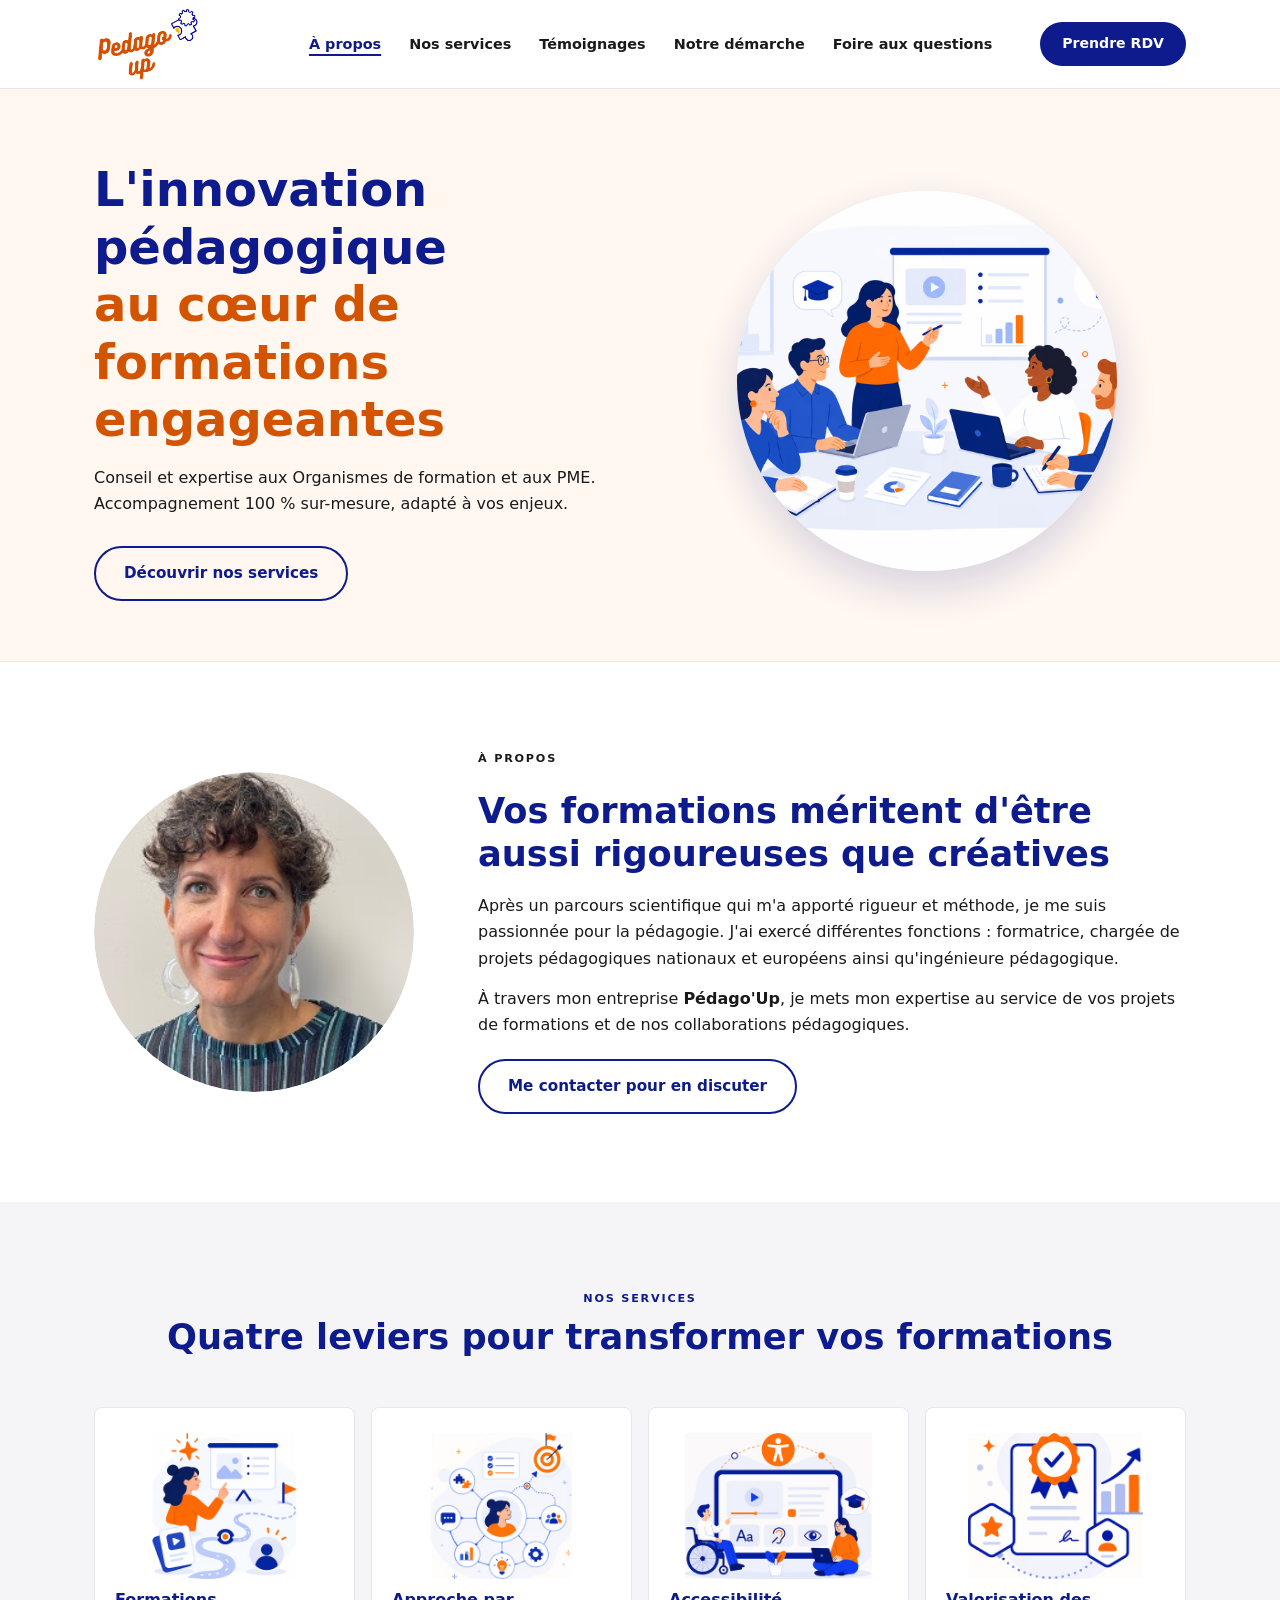
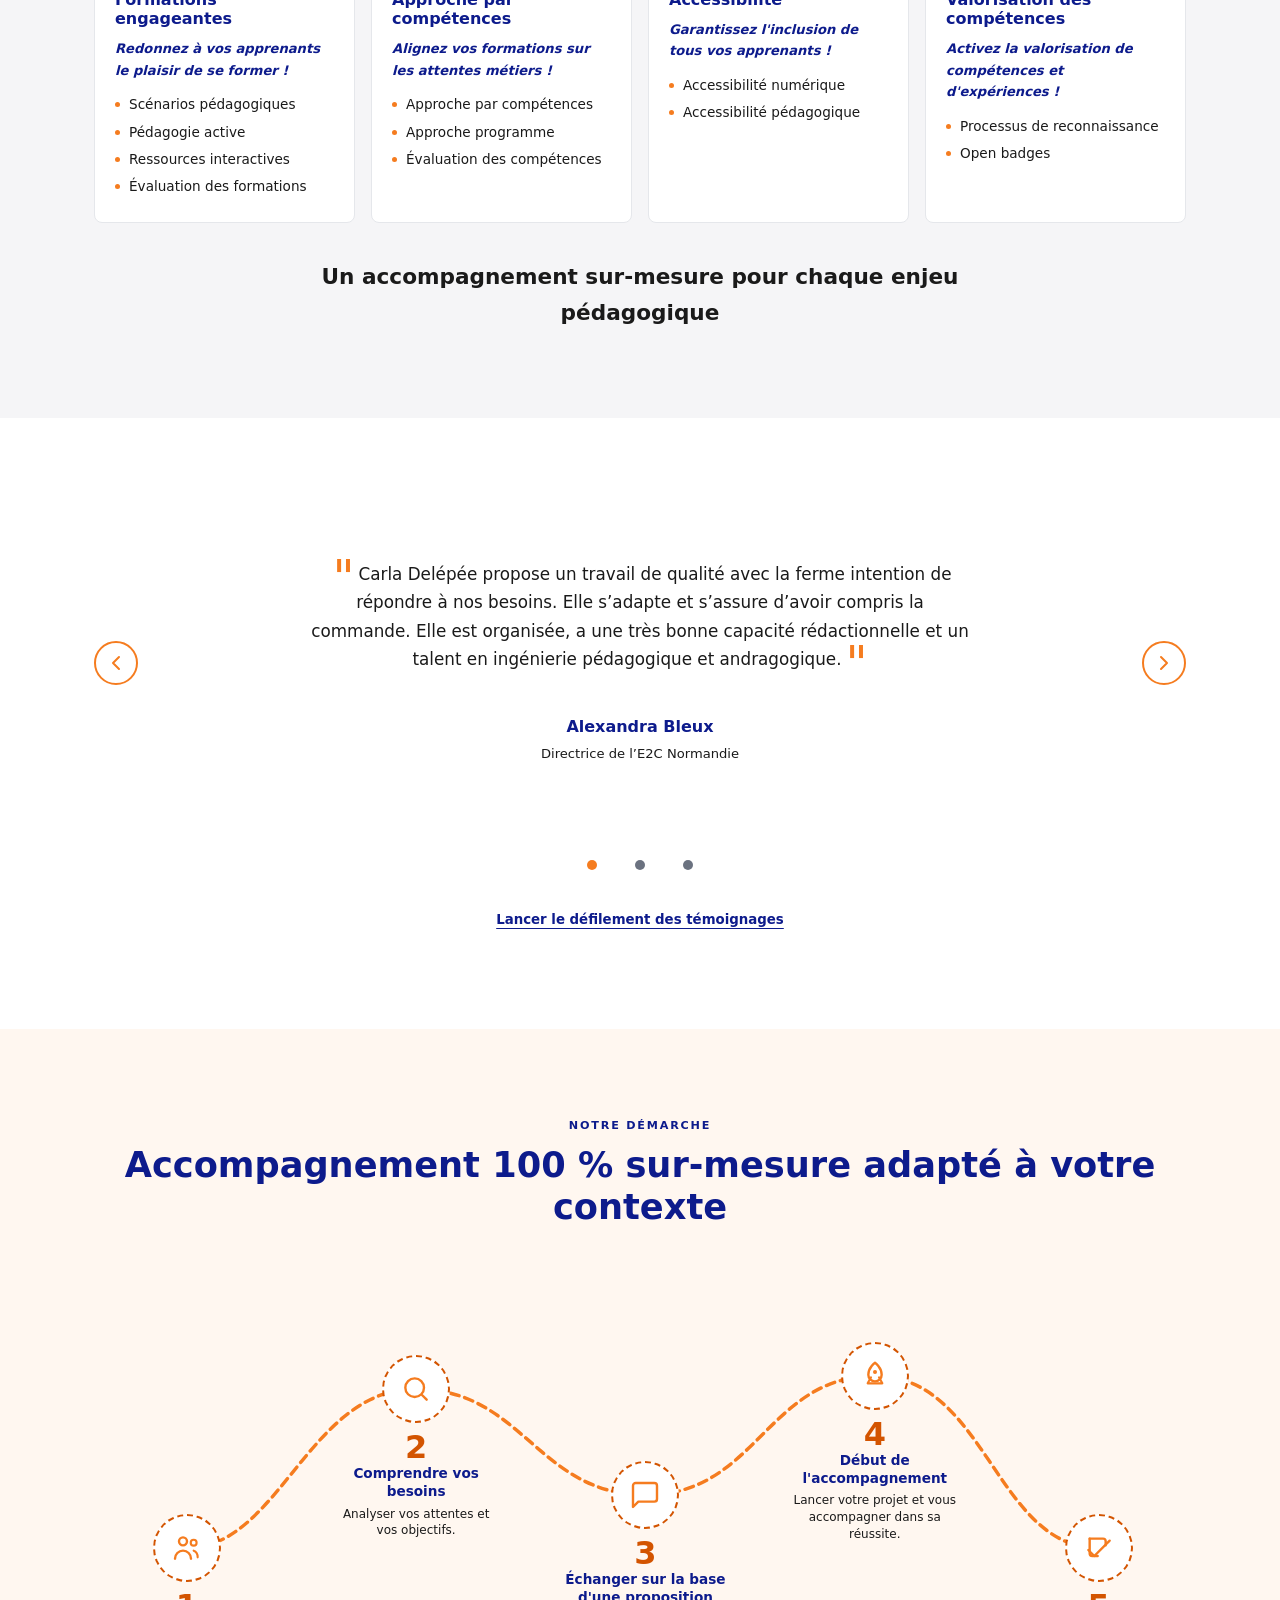
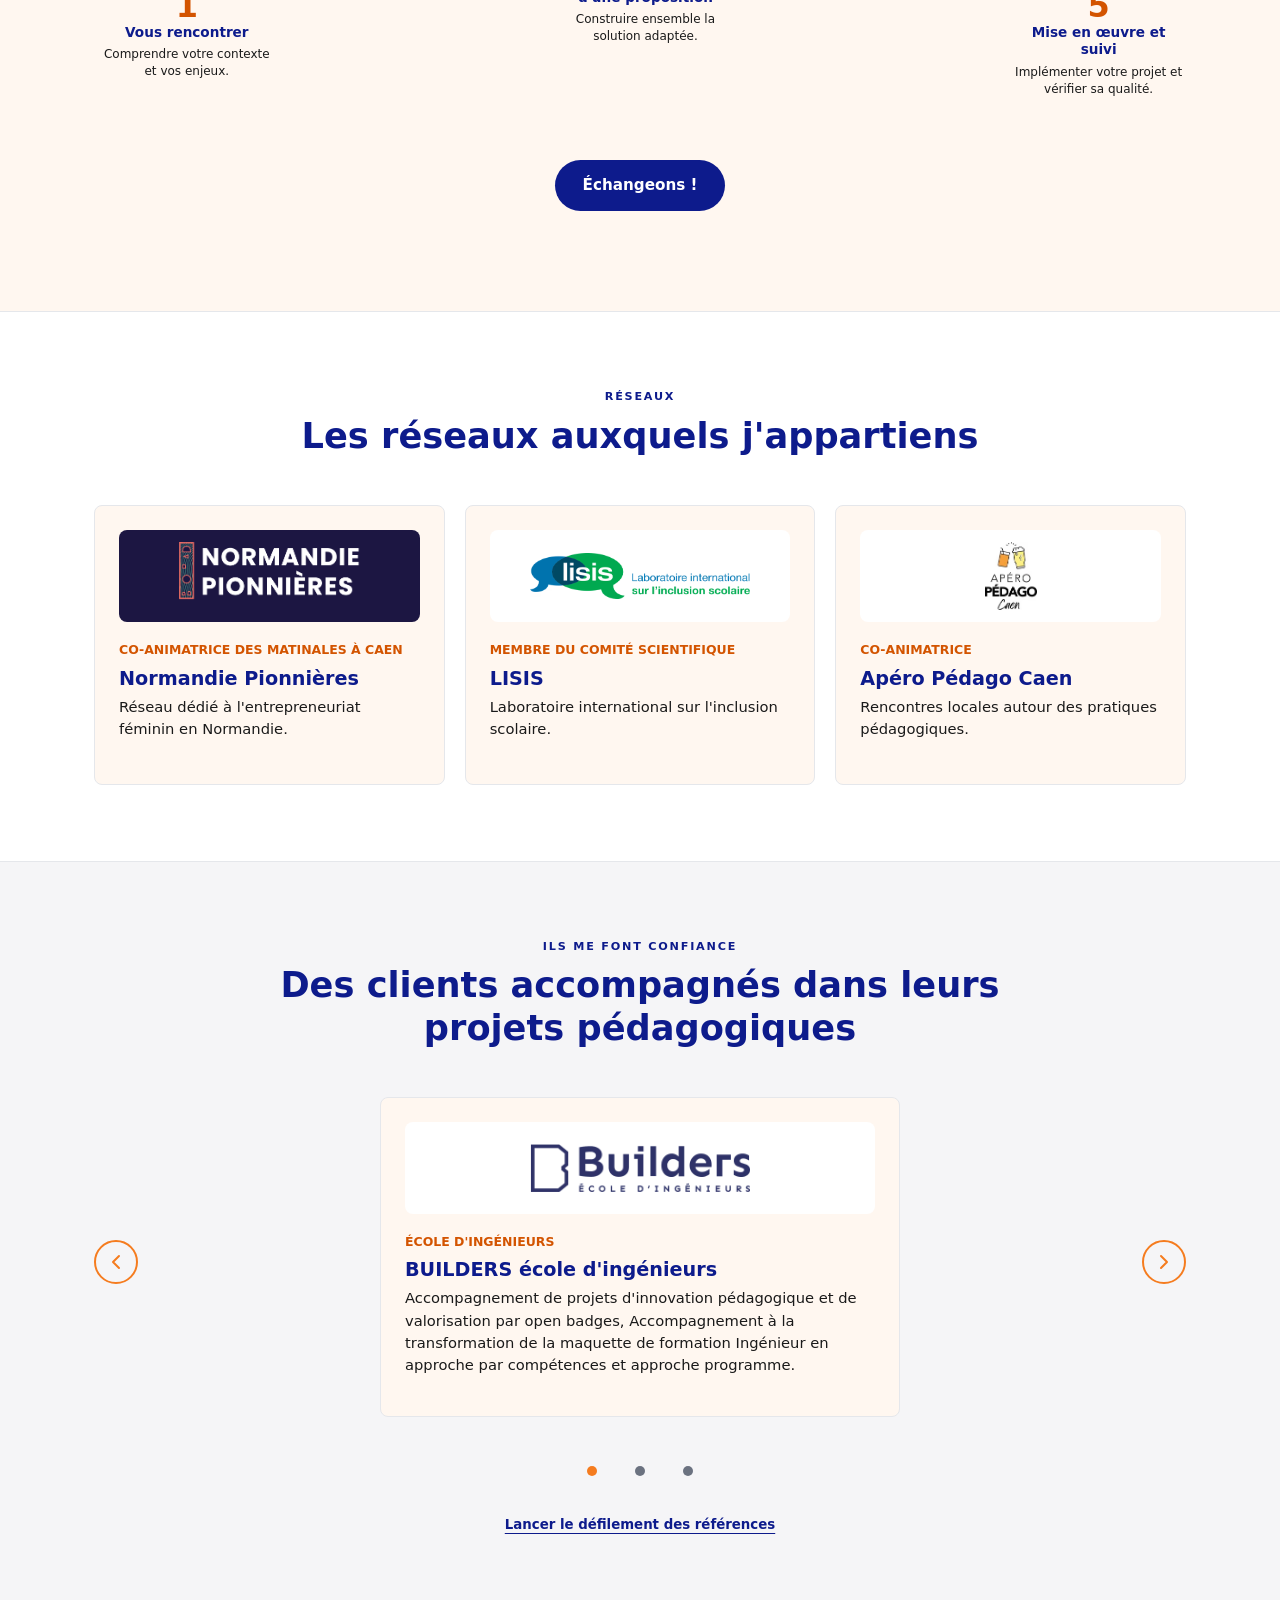
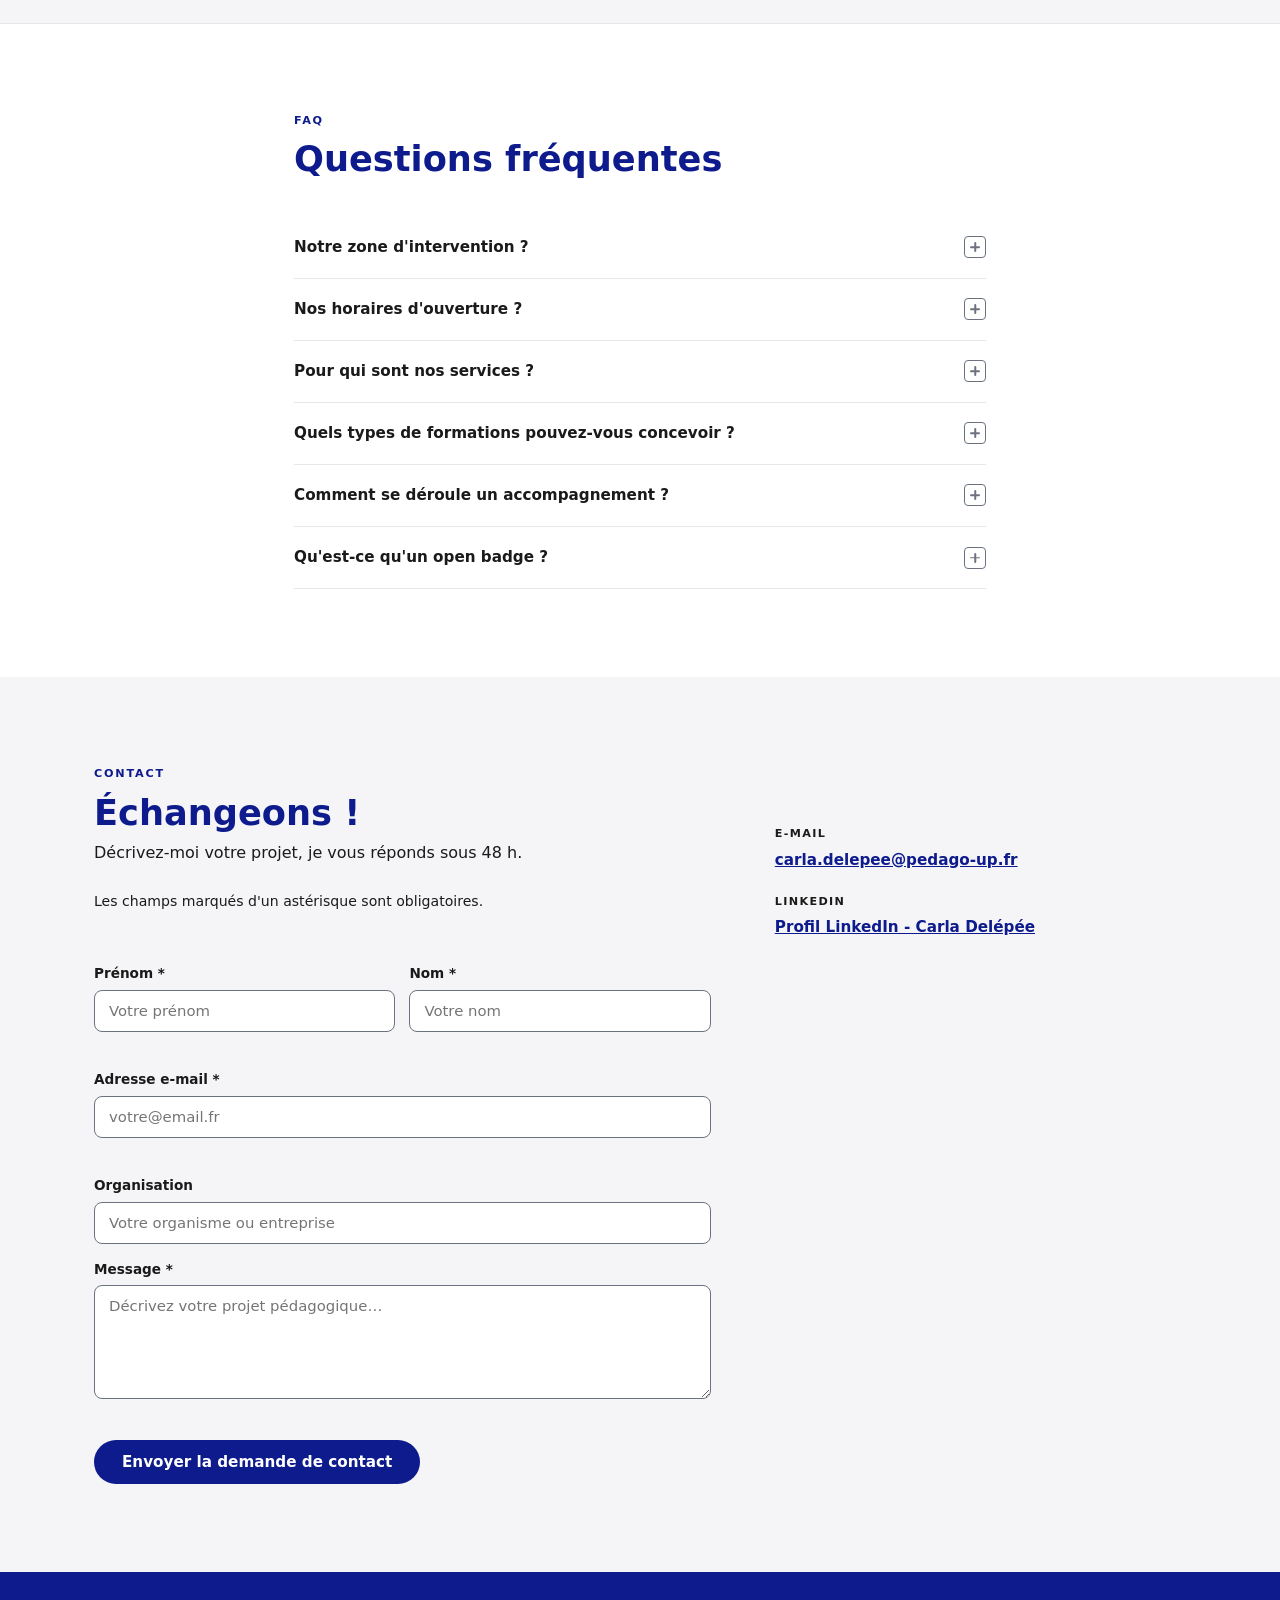
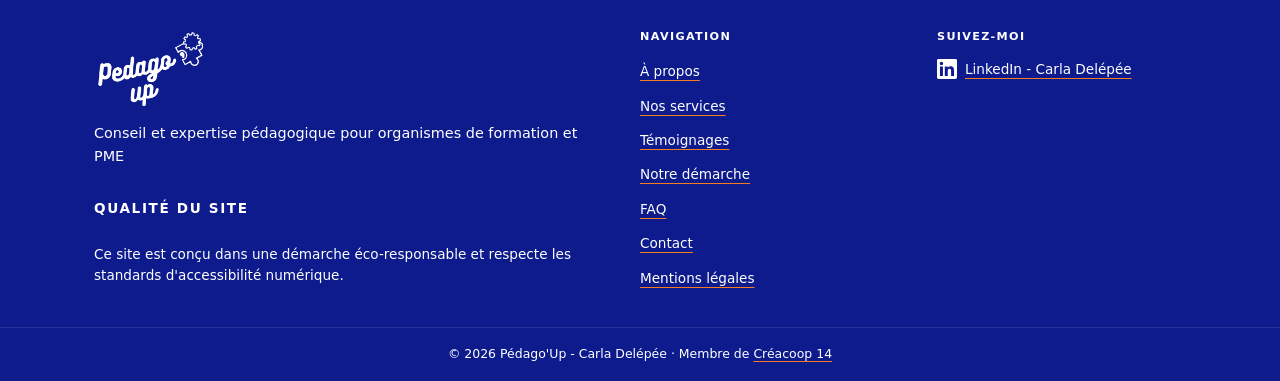
<file: index.html>
<!DOCTYPE html>
<html lang="fr-FR">
	<head>
		<meta charset="UTF-8">
		<meta name="viewport" content="width=device-width, initial-scale=1.0">
		<title>Pédago'Up - Ingénierie pédagogique et e-learning</title>
		<link rel="stylesheet" href="css/style.css">
	</head>
	<body>

		<!-- ── Lien d'évitement (RGAA) ──────────────────────────── -->
		<a href="#presentation" class="skip-link">Aller à la section À propos</a>

		<!-- ═══════════════════════════════════════ 01 - NAVBAR ═══ -->
		<header class="navbar" id="top">
			<div class="navbar__inner container">
				<a href="#top" class="navbar__logo" aria-label="Pédago'Up - Retour en haut de page">
					<img src="assets/logo_trim.avif" alt="Pédago'Up" class="logo-img" width="420" height="305">
				</a>
				<nav class="navbar__nav" id="nav-menu" aria-label="Navigation principale">
					<ul>
						<li><a href="#presentation">À propos</a></li>
						<li><a href="#solutions">Nos services</a></li>
						<li><a href="#testimonials">Témoignages</a></li>
						<li><a href="#roadmap">Notre démarche</a></li>
						<li><a href="#faq">Foire aux questions</a></li>
					</ul>
				</nav>
				<a href="#contact" class="btn btn--dark navbar__cta">Prendre RDV</a>
				<button class="navbar__burger" id="burger" aria-label="Ouvrir le menu de navigation" aria-expanded="false" aria-controls="nav-menu">
					<span aria-hidden="true"></span>
					<span aria-hidden="true"></span>
					<span aria-hidden="true"></span>
				</button>
			</div>
		</header>

		<!-- ═══════════════════════════════════ CONTENU PRINCIPAL ══ -->
		<main
			id="contenu-principal" tabindex="-1">

			<!-- ════════════════════════════════════ 02 - HERO ════════ -->
			<section class="hero" aria-labelledby="hero-title">
				<div class="container hero__inner">
					<div class="hero__content">
						<h1 class="hero__title" id="hero-title">
							L'innovation pédagogique
							<span class="accent">au cœur de formations engageantes</span>
						</h1>
						<p class="hero__sub">Conseil et expertise aux Organismes de formation et aux PME. Accompagnement 100&nbsp;% sur-mesure, adapté à vos enjeux.</p>
						<div class="hero__ctas">
							<a href="#solutions" class="btn btn--outline">Découvrir nos services</a>
						</div>
					</div>
					<div class="hero__visual">
						<div class="hero-portrait">
							<img src="assets/illustrationFormation.avif" alt="" width="400" height="400">
						</div>
					</div>
				</div>
			</section>

			<!-- ══════════════════════════════════ 03 - PRÉSENTATION ══ -->
			<section class="presentation" id="presentation" aria-labelledby="presentation-title">
				<div class="container presentation__inner">
					<div class="presentation__photo">
						<div class="photo-frame">
							<img src="assets/CarlaDelepee.avif" alt="Portrait illustré de Carla Delépée, ingénieure pédagogique et fondatrice de Pédago'Up" width="400" height="400">
						</div>
					</div>
					<div class="presentation__text">
						<p class="section-label">À propos</p>
						<h2 id="presentation-title">Vos formations méritent d'être aussi rigoureuses que créatives</h2>
						<p>Après un parcours scientifique qui m'a apporté rigueur et méthode, je me suis passionnée pour la pédagogie. J'ai exercé différentes fonctions&nbsp;: formatrice, chargée de projets pédagogiques nationaux et européens ainsi qu'ingénieure pédagogique.</p>
						<p>À travers mon entreprise
							<strong>Pédago'Up</strong>, je mets mon expertise au service de vos projets de formations et de nos collaborations pédagogiques.</p>
						<a href="#contact" class="btn btn--outline">Me contacter pour en discuter</a>
					</div>
				</div>
			</section>

			<!-- ════════════════════════════════════ 04 - SOLUTIONS ══ -->
			<section class="solutions" id="solutions" aria-labelledby="solutions-title">
				<div class="container">
					<p class="section-label section-label--center">Nos services</p>
					<h2 class="section-title" id="solutions-title">Quatre leviers pour transformer vos formations</h2>
					<ul class="solutions__grid">

						<li class="solution-card" tabindex="0" aria-labelledby="service-formations-title">
							<div class="solution-card__icon solution-card__icon--image">
								<img src="assets/formationsEngageantes.avif" alt="" aria-hidden="true" width="480" height="320" loading="lazy" decoding="async">
							</div>
							<h3 id="service-formations-title">Formations engageantes</h3>
							<p class="solution-card__tagline">Redonnez à vos apprenants le plaisir de se former&nbsp;!</p>
							<ul>
								<li>Scénarios pédagogiques</li>
								<li>Pédagogie active</li>
								<li>Ressources interactives</li>
								<li>Évaluation des formations</li>
							</ul>
						</li>

						<li class="solution-card" tabindex="0" aria-labelledby="service-competences-title">
							<div class="solution-card__icon solution-card__icon--image">
								<img src="assets/approcheParCompetences.avif" alt="" aria-hidden="true" width="480" height="320" loading="lazy" decoding="async">
							</div>
							<h3 id="service-competences-title">Approche par compétences</h3>
							<p class="solution-card__tagline">Alignez vos formations sur les attentes métiers&nbsp;!</p>
							<ul>
								<li>Approche par compétences</li>
								<li>Approche programme</li>
								<li>Évaluation des compétences</li>
							</ul>
						</li>

						<li class="solution-card" tabindex="0" aria-labelledby="service-accessibilite-title">
							<div class="solution-card__icon solution-card__icon--image">
								<img src="assets/accessibilite.avif" alt="" aria-hidden="true" width="480" height="320" loading="lazy" decoding="async">
							</div>
							<h3 id="service-accessibilite-title">Accessibilité</h3>
							<p class="solution-card__tagline">Garantissez l'inclusion de tous vos apprenants&nbsp;!</p>
							<ul>
								<li>Accessibilité numérique</li>
								<li>Accessibilité pédagogique</li>
							</ul>
						</li>

						<li class="solution-card" tabindex="0" aria-labelledby="service-valorisation-title">
							<div class="solution-card__icon solution-card__icon--image">
								<img src="assets/valorisationDesCompetences.avif" alt="" aria-hidden="true" width="480" height="320" loading="lazy" decoding="async">
							</div>
							<h3 id="service-valorisation-title">Valorisation des compétences</h3>
							<p class="solution-card__tagline">Activez la valorisation de compétences et d'expériences&nbsp;!</p>
							<ul>
								<li>Processus de reconnaissance</li>
								<li>Open badges</li>
							</ul>
						</li>

					</ul>
					<p class="section-sub solutions__sub">Un accompagnement sur-mesure pour chaque enjeu pédagogique</p>
				</div>
			</section>

			<!-- ════════════════════════════════════ 05 - TÉMOIGNAGES ═ -->
			<section class="testimonials" id="testimonials" aria-labelledby="testimonials-title">
				<div class="container">
					<h2 class="sr-only" id="testimonials-title">Témoignages clients</h2>
					<div class="testimonial-nav">
						<button class="testimonial-arrow testimonial-arrow--prev" id="testimonialPrev" type="button" aria-label="Témoignage précédent">
							<svg width="20" height="20" viewbox="0 0 20 20" fill="none" aria-hidden="true"><path d="M13 4l-6 6 6 6" stroke="currentColor" stroke-width="2" stroke-linecap="round" stroke-linejoin="round"/></svg>
						</button>
						<div class="testimonial-slider" id="testimonialSlider" aria-live="off" aria-atomic="true">

							<figure class="testimonial-slide active">
								<blockquote>
									<p>
										<span class="testimonial__quote-mark--open" aria-hidden="true">"</span>Carla Delépée propose un travail de qualité avec la ferme intention de répondre à nos besoins. Elle s’adapte et s’assure d’avoir compris la commande. Elle est organisée, a une très bonne capacité rédactionnelle et un talent en ingénierie pédagogique et andragogique.<span class="testimonial__quote-mark--close" aria-hidden="true">"</span>
									</p>
								</blockquote>
								<figcaption>
									<div>
										<cite>Alexandra Bleux</cite>
										<span>Directrice de l’E2C Normandie</span>
									</div>
								</figcaption>
							</figure>

							<figure class="testimonial-slide" aria-hidden="true">
								<blockquote>
									<p>
										<span class="testimonial__quote-mark--open" aria-hidden="true">"</span>Carla Delépée a accompagné l’équipe pédagogique dans l’organisation de deux événements IDDI25 et CAP’25. Elle a aussi pris en charge la valorisation par Open Badges : définition des compétences visées, création des badges et formation des utilisateurs. Je recommande vivement Carla pour son professionnalisme, son sérieux et son efficacité. J’ai pu observer son excellence académique, sa faculté d’adaptation, ainsi que sa capacité remarquable à résoudre des problèmes complexes.
										<span class="testimonial__quote-mark--close" aria-hidden="true">"</span>
									</p>
								</blockquote>
								<figcaption>
									<div>
										<cite>Marie Bagieu</cite>
										<span>Directrice de l’Innovation Pédagogique à BUILDERS école d’ingénieurs</span>
									</div>
								</figcaption>
							</figure>

							<figure class="testimonial-slide" aria-hidden="true">
								<blockquote>
									<p>
										<span class="testimonial__quote-mark--open" aria-hidden="true">"</span>J’ai fait appel à Pédago’Up pour m’aider à structurer mes contenus. Grâce à l’accompagnement professionnel et bienveillant de Carla, j’aborde mes prochaines sessions de formation ainsi que mon audit Qualiopi avec beaucoup plus de sérénité.
										<span class="testimonial__quote-mark--close" aria-hidden="true">"</span>
									</p>
								</blockquote>
								<figcaption>
									<div>
										<cite>Laure Letenneur</cite>
										<span>Fondatrice et Directrice de La Forge Formation</span>
									</div>
								</figcaption>
							</figure>

						</div>
						<button class="testimonial-arrow testimonial-arrow--next" id="testimonialNext" type="button" aria-label="Témoignage suivant">
							<svg width="20" height="20" viewbox="0 0 20 20" fill="none" aria-hidden="true"><path d="M7 4l6 6-6 6" stroke="currentColor" stroke-width="2" stroke-linecap="round" stroke-linejoin="round"/></svg>
						</button>
					</div>
					<div class="testimonial-dots" id="testimonialDots" role="group" aria-label="Navigation des témoignages">
						<button class="dot active" data-index="0" aria-label="Afficher le témoignage 1 sur 3" aria-pressed="true"></button>
						<button class="dot" data-index="1" aria-label="Afficher le témoignage 2 sur 3" aria-pressed="false"></button>
						<button class="dot" data-index="2" aria-label="Afficher le témoignage 3 sur 3" aria-pressed="false"></button>
					</div>
					<button class="testimonial-toggle" id="testimonialToggle" type="button" aria-pressed="false">
						Mettre en pause les témoignages
					</button>
				</div>
			</section>

			<!-- ════════════════════════════════════ 06 - ROADMAP ══════ -->
			<section class="roadmap" id="roadmap" aria-labelledby="roadmap-title">
				<div class="container">
					<p class="section-label section-label--center">Notre démarche</p>
					<h2 class="section-title" id="roadmap-title" tabindex="0">Accompagnement 100&nbsp;% sur-mesure adapté à votre contexte</h2>

					<div class="roadmap__track">
						<svg class="roadmap__wave" viewbox="0 0 1120 440" preserveaspectratio="none" aria-hidden="true">
							<path d="M 95 272 C 190 272 220 113 330 113 C 440 113 455 219 566 219 C 680 219 690 100 801 100 C 915 100 925 272 1030 272" stroke="#F57C1F" stroke-width="3.5" fill="none" stroke-dasharray="9 6" stroke-linecap="round"/>
						</svg>

						<ol class="roadmap__steps" aria-label="Les 5 étapes de la démarche">

							<li class="roadmap__step" style="left:8.5%;top:54%" tabindex="0" aria-describedby="roadmap-popover-1">
								<div class="step-icon" aria-hidden="true">
									<svg viewbox="0 0 24 24" fill="none">
										<circle cx="9" cy="7" r="3" stroke="#F57C1F" stroke-width="1.8"/>
										<path d="M3 20c0-3.3 2.7-6 6-6s6 2.7 6 6" stroke="#F57C1F" stroke-width="1.8" stroke-linecap="round"/>
										<circle cx="17" cy="8" r="2.2" stroke="#F57C1F" stroke-width="1.6"/>
										<path d="M20 19c0-2.8-1.4-4.5-3-5" stroke="#F57C1F" stroke-width="1.6" stroke-linecap="round"/>
									</svg>
								</div>
								<div class="step-body">
									<div class="step-num" aria-hidden="true">1</div>
									<h3 class="step-title">Vous rencontrer</h3>
									<p class="step-desc">Comprendre votre contexte et vos enjeux.</p>
								</div>
								<div class="roadmap__popover" id="roadmap-popover-1" role="tooltip">Premier échange pour poser le cadre : public concerné, contexte métier, contraintes, ressources déjà disponibles et niveau d'accompagnement attendu.</div>
							</li>

							<li class="roadmap__step" style="left:29.5%;top:18%" tabindex="0" aria-describedby="roadmap-popover-2">
								<div class="step-icon" aria-hidden="true">
									<svg viewbox="0 0 24 24" fill="none">
										<circle cx="11" cy="11" r="7" stroke="#F57C1F" stroke-width="1.8"/>
										<path d="M20 20l-3.5-3.5" stroke="#F57C1F" stroke-width="1.8" stroke-linecap="round"/>
									</svg>
								</div>
								<div class="step-body">
									<div class="step-num" aria-hidden="true">2</div>
									<h3 class="step-title">Comprendre vos besoins</h3>
									<p class="step-desc">Analyser vos attentes et vos objectifs.</p>
								</div>
								<div class="roadmap__popover" id="roadmap-popover-2" role="tooltip">Analyse structurée: compétences à développer, modalités possibles, points d'accessibilité, outils de diffusion et critères de réussite.</div>
							</li>

							<li class="roadmap__step" style="left:50.5%;top:42%" tabindex="0" aria-describedby="roadmap-popover-3">
								<div class="step-icon" aria-hidden="true">
									<svg viewbox="0 0 24 24" fill="none">
										<path d="M21 15a2 2 0 0 1-2 2H7l-4 4V5a2 2 0 0 1 2-2h14a2 2 0 0 1 2 2z" stroke="#F57C1F" stroke-width="1.8" stroke-linejoin="round"/>
									</svg>
								</div>
								<div class="step-body">
									<div class="step-num" aria-hidden="true">3</div>
									<h3 class="step-title">Échanger sur la base d'une proposition</h3>
									<p class="step-desc">Construire ensemble la solution adaptée.</p>
								</div>
								<div class="roadmap__popover" id="roadmap-popover-3" role="tooltip">Restitution d'une recommandation claire : périmètre, livrables, jalons, formats pédagogiques, organisation de la production et points de décision.</div>
							</li>

							<li class="roadmap__step" style="left:71.5%;top:15%" tabindex="0" aria-describedby="roadmap-popover-4">
								<div class="step-icon" aria-hidden="true">
									<svg viewbox="0 0 24 24" fill="none">
										<path d="M12 2s5 3.5 5 9a5 5 0 0 1-10 0c0-5.5 5-9 5-9z" stroke="#F57C1F" stroke-width="1.8" stroke-linejoin="round"/>
										<path d="M9 13l-2.5 4.5h11L15 13" stroke="#F57C1F" stroke-width="1.6" stroke-linecap="round" stroke-linejoin="round"/>
										<circle cx="12" cy="9" r="1.5" fill="#F57C1F"/>
									</svg>
								</div>
								<div class="step-body">
									<div class="step-num" aria-hidden="true">4</div>
									<h3 class="step-title">Début de l'accompagnement</h3>
									<p class="step-desc">Lancer votre projet et vous accompagner dans sa réussite.</p>
								</div>
								<div class="roadmap__popover" id="roadmap-popover-4" role="tooltip">Conception des supports, coordination avec vos experts, ajustements terrain et transfert aux équipes.</div>
							</li>

							<li class="roadmap__step" style="left:92%;top:54%" tabindex="0" aria-describedby="roadmap-popover-5">
								<div class="step-icon" aria-hidden="true">
									<svg viewbox="0 0 24 24" fill="none">
										<path d="M4 13.5l4.5 4.5L20 6.5" stroke="#F57C1F" stroke-width="1.8" stroke-linecap="round" stroke-linejoin="round"/>
										<path d="M5 5h10a2 2 0 0 1 2 2v3" stroke="#F57C1F" stroke-width="1.8" stroke-linecap="round" stroke-linejoin="round"/>
										<path d="M5 5v11a2 2 0 0 0 2 2h4" stroke="#F57C1F" stroke-width="1.8" stroke-linecap="round" stroke-linejoin="round"/>
									</svg>
								</div>
								<div class="step-body">
									<div class="step-num" aria-hidden="true">5</div>
									<h3 class="step-title">Mise en œuvre et suivi</h3>
									<p class="step-desc">Implémenter votre projet et vérifier sa qualité.</p>
								</div>
								<div class="roadmap__popover" id="roadmap-popover-5" role="tooltip">Veille au bon déroulement, évaluation de l'efficacité du dispositif pour une amélioration continue, recueil de vos retours sur l'accompagnement.</div>
							</li>

						</ol>
					</div>

					<div class="roadmap__cta">
						<a href="#contact" class="btn btn--primary" aria-label="Échangeons - accéder au formulaire de contact">Échangeons&nbsp;!</a>
					</div>
				</div>
			</section>

			<!-- ══════════════════════════════════════ 07 - RÉSEAUX ═════ -->
			<section class="networks networks--grid" id="networks" aria-labelledby="networks-title">
				<div class="container networks__inner">
					<div class="networks__header">
						<p class="section-label section-label--center">Réseaux</p>
						<h2 class="section-title" id="networks-title">Les réseaux auxquels j'appartiens</h2>
					</div>

					<ul class="networks__list networks__list--grid">
						<li class="network-card active">
							<a href="https://normandiepionnieres.fr/" target="_blank" rel="noopener noreferrer" aria-label="Normandie Pionnières - site externe">
								<span class="network-card__logo network-card__logo--dark">
									<img src="assets/normandiePionnieres.avif" alt="Normandie Pionnières" width="220" height="96" loading="lazy" decoding="async">
								</span>
								<span class="network-card__content">
									<span class="network-card__role">Co-animatrice des matinales à Caen</span>
									<span class="network-card__name">Normandie Pionnières</span>
									<span class="network-card__desc">Réseau dédié à l'entrepreneuriat féminin en Normandie.</span>
								</span>
							</a>
						</li>
						<li class="network-card active">
							<a href="https://www.lisis.org/" target="_blank" rel="noopener noreferrer" aria-label="LISIS - site externe">
								<span class="network-card__logo">
									<img src="assets/lisis.avif" alt="LISIS" width="220" height="96" loading="lazy" decoding="async">
								</span>
								<span class="network-card__content">
									<span class="network-card__role">Membre du comité scientifique</span>
									<span class="network-card__name">LISIS</span>
									<span class="network-card__desc">Laboratoire international sur l'inclusion scolaire.</span>
								</span>
							</a>
						</li>
						<li class="network-card active">
							<a href="https://www.linkedin.com/showcase/ap%C3%A9ro-p%C3%A9dago-caen/?viewAsMember=true" target="_blank" rel="noopener noreferrer" aria-label="Apéro Pédago Caen - page LinkedIn externe">
								<span class="network-card__logo">
									<img src="assets/aperoPedagoCaen.avif" alt="Apéro Pédago Caen" width="220" height="96" loading="lazy" decoding="async">
								</span>
								<span class="network-card__content">
									<span class="network-card__role">Co-animatrice</span>
									<span class="network-card__name">Apéro Pédago Caen</span>
									<span class="network-card__desc">Rencontres locales autour des pratiques pédagogiques.</span>
								</span>
							</a>
						</li>
					</ul>
				</div>
			</section>

			<!-- ═══════════════════════════════ 08 - CONFIANCE ════════ -->
			<section class="networks trusted" id="trusted" aria-labelledby="trusted-title">
				<div class="container networks__inner">
					<div class="networks__header">
						<p class="section-label section-label--center">Ils me font confiance</p>
						<h2 class="section-title" id="trusted-title">Des clients accompagnés dans leurs projets pédagogiques</h2>
					</div>

					<div class="networks__carousel">
						<button class="testimonial-arrow networks__arrow networks__arrow--prev" type="button" id="trustedPrev" aria-label="Référence précédente" aria-controls="trustedTrack">
							<svg width="20" height="20" viewbox="0 0 20 20" fill="none" aria-hidden="true"><path d="M13 4l-6 6 6 6" stroke="currentColor" stroke-width="2" stroke-linecap="round" stroke-linejoin="round"/></svg>
						</button>

						<div class="networks__viewport" id="trustedTrack" aria-live="off" aria-atomic="true">
							<ul class="networks__list">
								<li class="network-card active">
									<a href="https://builders-ingenieurs.fr/" target="_blank" rel="noopener noreferrer" aria-label="BUILDERS école d'ingénieurs - site externe">
										<span class="network-card__logo">
											<img src="assets/builders.avif" alt="BUILDERS école d'ingénieurs" width="220" height="96" loading="lazy" decoding="async">
										</span>
										<span class="network-card__content">
											<span class="network-card__role">École d'ingénieurs</span>
											<span class="network-card__name">BUILDERS école d'ingénieurs</span>
											<span class="network-card__desc">Accompagnement de projets d'innovation pédagogique et de valorisation par open badges, Accompagnement à la transformation de la maquette de formation Ingénieur en approche par compétences et approche programme.</span>
										</span>
									</a>
								</li>
								<li class="network-card" aria-hidden="true">
									<a href="https://www.e2cnormandie.fr/" target="_blank" rel="noopener noreferrer" aria-label="E2C Normandie - site externe">
										<span class="network-card__logo">
											<img src="assets/e2cNormandie.avif" alt="E2C Normandie" width="220" height="96" loading="lazy" decoding="async">
										</span>
										<span class="network-card__content">
											<span class="network-card__role">École de la deuxième chance</span>
											<span class="network-card__name">E2C Normandie</span>
											<span class="network-card__desc">Formation de l’équipe pédagogique à la réponse aux appels à projets.</span>
										</span>
									</a>
								</li>
								<li class="network-card" aria-hidden="true">
									<span class="network-card__static" aria-label="La Forge, Laure Letenneur Formation">
										<span class="network-card__logo">
											<img src="assets/laForgeLaureLetenneurFormation.avif" alt="La Forge, Laure Letenneur Formation" width="220" height="96" loading="lazy" decoding="async">
										</span>
										<span class="network-card__content">
											<span class="network-card__role">Organisme de formation</span>
											<span class="network-card__name">La Forge, Laure Letenneur Formation</span>
											<span class="network-card__desc">Accompagnement en ingénierie pédagogique pour une formation destinée aux professionnels de l’accompagnement.</span>
										</span>
									</span>
								</li>
							</ul>
						</div>

						<button class="testimonial-arrow networks__arrow networks__arrow--next" type="button" id="trustedNext" aria-label="Référence suivante" aria-controls="trustedTrack">
							<svg width="20" height="20" viewbox="0 0 20 20" fill="none" aria-hidden="true"><path d="M7 4l6 6-6 6" stroke="currentColor" stroke-width="2" stroke-linecap="round" stroke-linejoin="round"/></svg>
						</button>
					</div>

					<div class="testimonial-dots networks__dots" id="trustedDots" role="group" aria-label="Navigation des références">
						<button class="dot active" type="button" data-index="0" aria-label="Afficher BUILDERS école d'ingénieurs" aria-pressed="true"></button>
						<button class="dot" type="button" data-index="1" aria-label="Afficher E2C Normandie" aria-pressed="false"></button>
						<button class="dot" type="button" data-index="2" aria-label="Afficher La Forge, Laure Letenneur Formation" aria-pressed="false"></button>
					</div>
					<button class="testimonial-toggle networks__toggle" id="trustedToggle" type="button" aria-pressed="false">
						Lancer le défilement des références
					</button>
				</div>
			</section>

			<!-- ══════════════════════════════════════ 09 - FAQ ════════ -->
			<section class="faq" id="faq" aria-labelledby="faq-title">
				<div class="container faq__inner">
					<p class="section-label">FAQ</p>
					<h2 id="faq-title">Questions fréquentes</h2>
					<div class="faq__list">

						<details class="faq__item">
							<summary class="faq__question">
								Notre zone d'intervention&nbsp;?
								<span class="faq__icon" aria-hidden="true"></span>
							</summary>
							<div class="faq__answer">
								<p>
									<strong>En présentiel&nbsp;:</strong>
									région Normandie, avec une présence renforcée dans le Calvados, à Caen et son agglomération.</p>
								<p>
									<strong>À distance&nbsp;:</strong>
									accompagnement possible partout en France avec la même qualité de service.</p>
							</div>
						</details>

						<details class="faq__item">
							<summary class="faq__question">
								Nos horaires d'ouverture&nbsp;?
								<span class="faq__icon" aria-hidden="true"></span>
							</summary>
							<div class="faq__answer">
								<p>Du lundi au vendredi, de 9h à 18h.</p>
							</div>
						</details>

						<details class="faq__item">
							<summary class="faq__question">
								Pour qui sont nos services&nbsp;?
								<span class="faq__icon" aria-hidden="true"></span>
							</summary>
							<div class="faq__answer">
								<p>Nos services s'adressent aux
									<strong>organismes de formation</strong>, aux
									<strong>établissements d'enseignement supérieur</strong>
									et aux
									<strong>entreprises</strong>
									(PME) souhaitant améliorer ou créer leurs dispositifs de formation.</p>
							</div>
						</details>

						<details class="faq__item">
							<summary class="faq__question">
								Quels types de formations pouvez-vous concevoir&nbsp;?
								<span class="faq__icon" aria-hidden="true"></span>
							</summary>
							<div class="faq__answer">
								<p>Je travaille sur des formations présentiel, distanciel et hybride, incluant la scénarisation, le développement de modules e-learning, la rédaction de contenus avec des experts métiers, la diffusion sur LMS et l'évaluation.</p>
							</div>
						</details>

						<details class="faq__item">
							<summary class="faq__question">
								Comment se déroule un accompagnement&nbsp;?
								<span class="faq__icon" aria-hidden="true"></span>
							</summary>
							<div class="faq__answer">
								<p>En 5 étapes&nbsp;: nous nous rencontrons, j'analyse vos besoins, je vous soumets une proposition sur-mesure, nous lançons la collaboration, puis nous suivons la mise en œuvre et la qualité du dispositif.</p>
							</div>
						</details>

						<details class="faq__item">
							<summary class="faq__question">
								Qu'est-ce qu'un open badge&nbsp;?
								<span class="faq__icon" aria-hidden="true"></span>
							</summary>
							<div class="faq__answer">
								<p>Un open badge est une certification numérique vérifiable qui reconnaît et valorise des compétences ou des acquis d'expérience. Je vous accompagne dans la mise en place de ces processus de reconnaissance.</p>
							</div>
						</details>

					</div>
				</div>
			</section>

			<!-- ══════════════════════════════════════ 08 - CONTACT ════ -->
			<section class="contact" id="contact" aria-labelledby="contact-title">
				<div class="container contact__inner">
					<div class="contact__form-col">
						<p class="section-label">Contact</p>
						<h2 id="contact-title">Échangeons&nbsp;!</h2>
						<p class="contact__sub">Décrivez-moi votre projet, je vous réponds sous 48&nbsp;h.</p>
						<form class="form" action="mailto:carla.delepee@pedago-up.fr" method="post" enctype="text/plain" aria-label="Formulaire de contact">
							<p class="form__required-note" id="form-required-note">Les champs marqués d'un astérisque sont obligatoires.</p>
							<p class="form__status" id="form-status" role="status" aria-live="polite"></p>
							<div class="form__row">
								<div class="form__field">
									<label for="prenom">Prénom
										<span aria-hidden="true">*</span>
									</label>
									<input type="text" id="prenom" name="prenom" placeholder="Votre prénom" autocomplete="given-name" required aria-describedby="form-required-note prenom-error">
									<p class="form__error" id="prenom-error" aria-live="polite"></p>
								</div>
								<div class="form__field">
									<label for="nom">Nom
										<span aria-hidden="true">*</span>
									</label>
									<input type="text" id="nom" name="nom" placeholder="Votre nom" autocomplete="family-name" required aria-describedby="form-required-note nom-error">
									<p class="form__error" id="nom-error" aria-live="polite"></p>
								</div>
							</div>
							<div class="form__field">
								<label for="email">Adresse e-mail
									<span aria-hidden="true">*</span>
								</label>
								<input type="email" id="email" name="email" placeholder="votre@email.fr" autocomplete="email" required aria-describedby="form-required-note email-error">
								<p class="form__error" id="email-error" aria-live="polite"></p>
							</div>
							<div class="form__field">
								<label for="organisation">Organisation</label>
								<input type="text" id="organisation" name="organisation" placeholder="Votre organisme ou entreprise" autocomplete="organization">
							</div>
							<div class="form__field">
								<label for="message">Message
									<span aria-hidden="true">*</span>
								</label>
								<textarea id="message" name="message" rows="5" placeholder="Décrivez votre projet pédagogique…" required aria-describedby="form-required-note message-error"></textarea>
								<p class="form__error" id="message-error" aria-live="polite"></p>
							</div>
							<button type="submit" class="btn btn--primary">Envoyer la demande de contact</button>
						</form>
					</div>
					<div class="contact__info-col">
						<div class="contact__info-block">
							<p class="contact__info-label">E-mail</p>
							<a href="mailto:carla.delepee@pedago-up.fr">carla.delepee@pedago-up.fr</a>
						</div>
						<div class="contact__info-block">
							<p class="contact__info-label">LinkedIn</p>
							<a href="https://www.linkedin.com/in/carla-delépée-b7146a33/" target="_blank" rel="noopener noreferrer">
								Profil LinkedIn - Carla Delépée
								<span class="sr-only">(s'ouvre dans un nouvel onglet)</span>
							</a>
						</div>
					</div>
				</div>
			</section>

		</main>
		<!-- /main -->

		<!-- ══════════════════════════════════════ 09 - FOOTER ═════ -->
		<footer class="footer">
			<div class="container footer__inner">
				<div class="footer__brand">
					<img src="assets/logo_trim.avif" alt="Logo Pédago'Up" class="logo-img logo-img--footer" width="420" height="305">
					<p>Conseil et expertise pédagogique pour organismes de formation et PME</p>
					<div class="footer__quality">
						<p class="footer__nav-title">Qualité du site</p>
						<p>Ce site est conçu dans une démarche éco-responsable et respecte les standards d'accessibilité numérique.</p>
					</div>
				</div>
				<nav class="footer__nav" aria-label="Navigation secondaire">
					<p class="footer__nav-title">Navigation</p>
					<ul>
						<li><a href="#presentation">À propos</a></li>
						<li><a href="#solutions">Nos services</a></li>
						<li><a href="#testimonials">Témoignages</a></li>
						<li><a href="#roadmap">Notre démarche</a></li>
						<li><a href="#faq" aria-label="Foire au questions">FAQ</a></li>
						<li><a href="#contact">Contact</a></li>
						<li><a href="mentions-legales.html">Mentions légales</a></li>
					</ul>
				</nav>
				<div class="footer__social">
					<p class="footer__nav-title">Suivez-moi</p>
					<a href="https://www.linkedin.com/in/carla-delépée-b7146a33/" target="_blank" rel="noopener noreferrer" class="social-link">
						<svg viewbox="0 0 24 24" fill="currentColor" aria-hidden="true"><path d="M20.45 20.45h-3.56v-5.57c0-1.33-.03-3.04-1.85-3.04-1.85 0-2.14 1.45-2.14 2.94v5.67H9.35V9h3.41v1.56h.05c.48-.9 1.64-1.85 3.37-1.85 3.6 0 4.27 2.37 4.27 5.46v6.28zM5.34 7.43a2.07 2.07 0 1 1 0-4.14 2.07 2.07 0 0 1 0 4.14zm1.78 13.02H3.56V9h3.56v11.45zM22.22 0H1.77C.79 0 0 .77 0 1.72v20.56C0 23.23.79 24 1.77 24h20.45C23.21 24 24 23.23 24 22.28V1.72C24 .77 23.21 0 22.22 0z"/></svg>
						LinkedIn - Carla Delépée
						<span class="sr-only">(s'ouvre dans un nouvel onglet)</span>
					</a>
				</div>
			</div>
			<div class="footer__bottom">
				<p>© 2026 Pédago'Up - Carla Delépée · Membre de
					<a href="https://creacoop14.fr" target="_blank" rel="noopener noreferrer">Créacoop&nbsp;14<span class="sr-only">
							(s'ouvre dans un nouvel onglet)</span>
					</a>
				</p>
			</div>
		</footer>

		<script src="js/app.js"></script>
	</body>
</html>
</file>
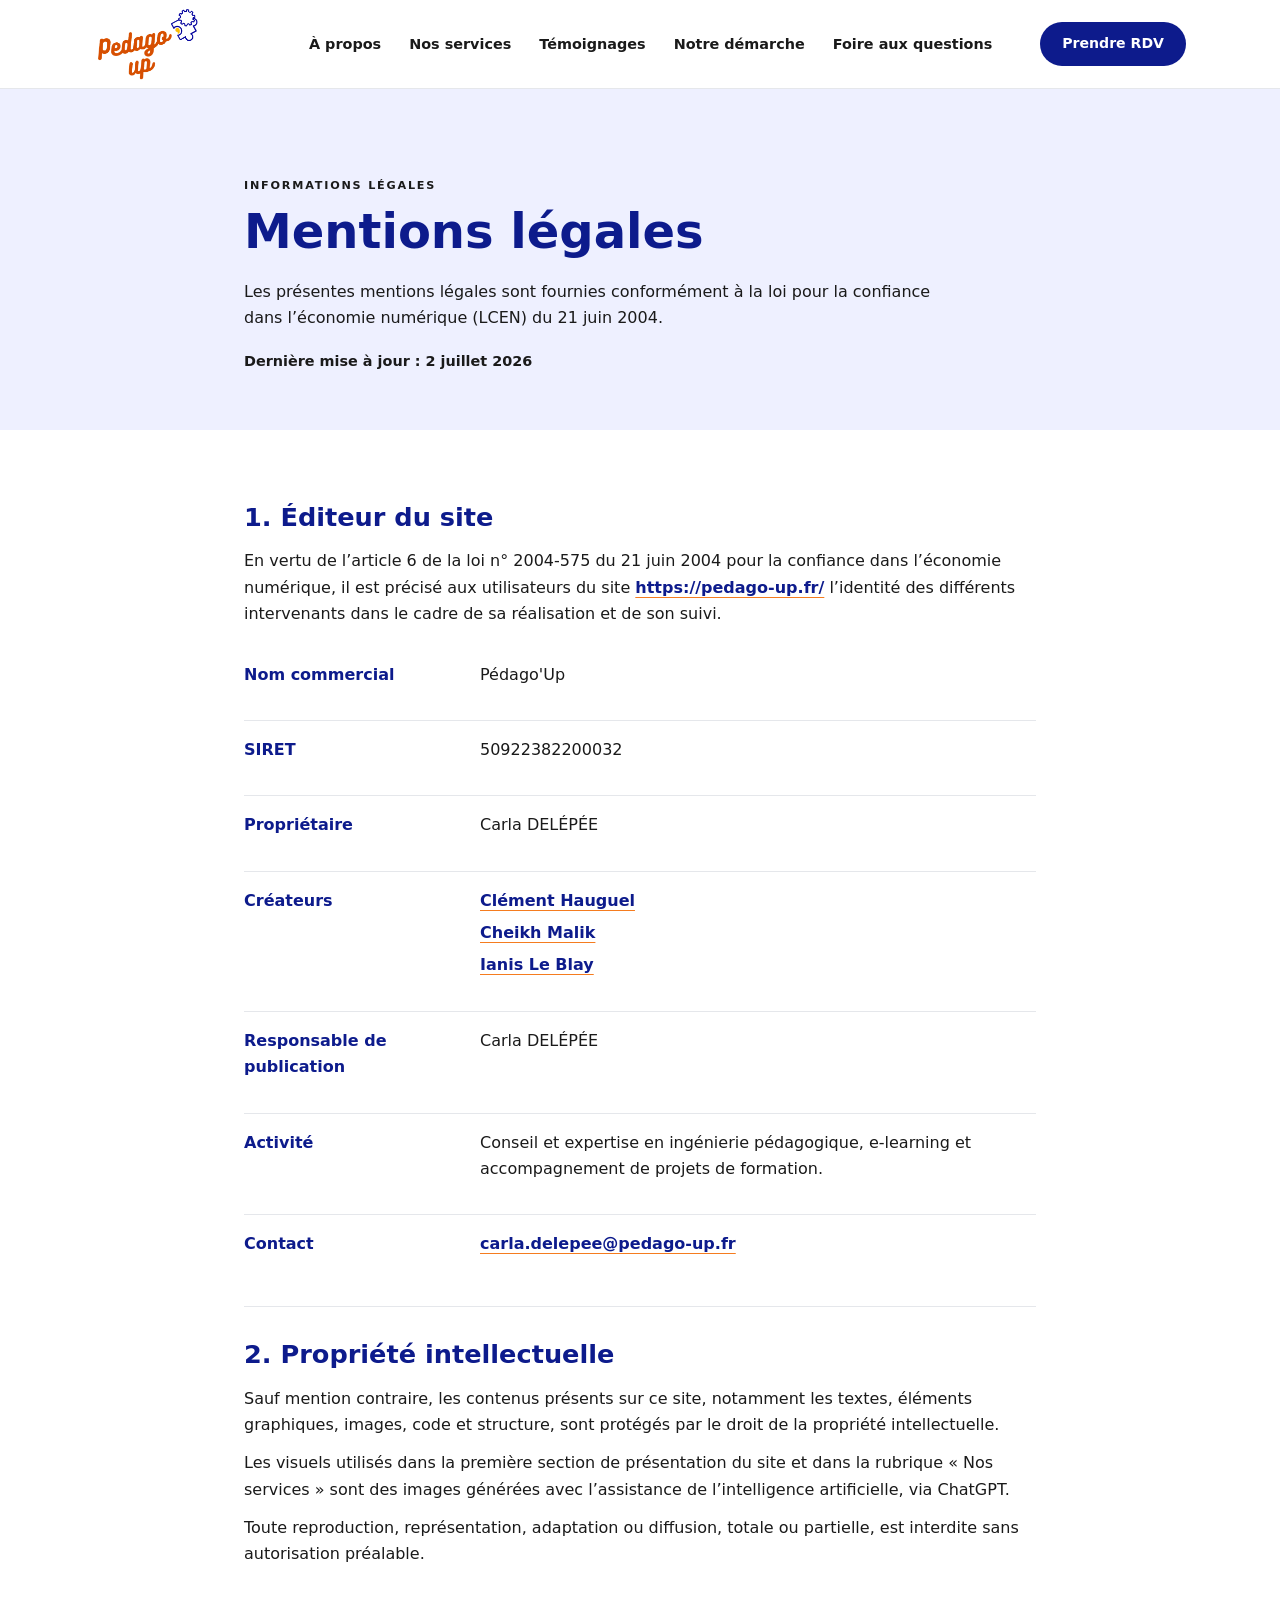
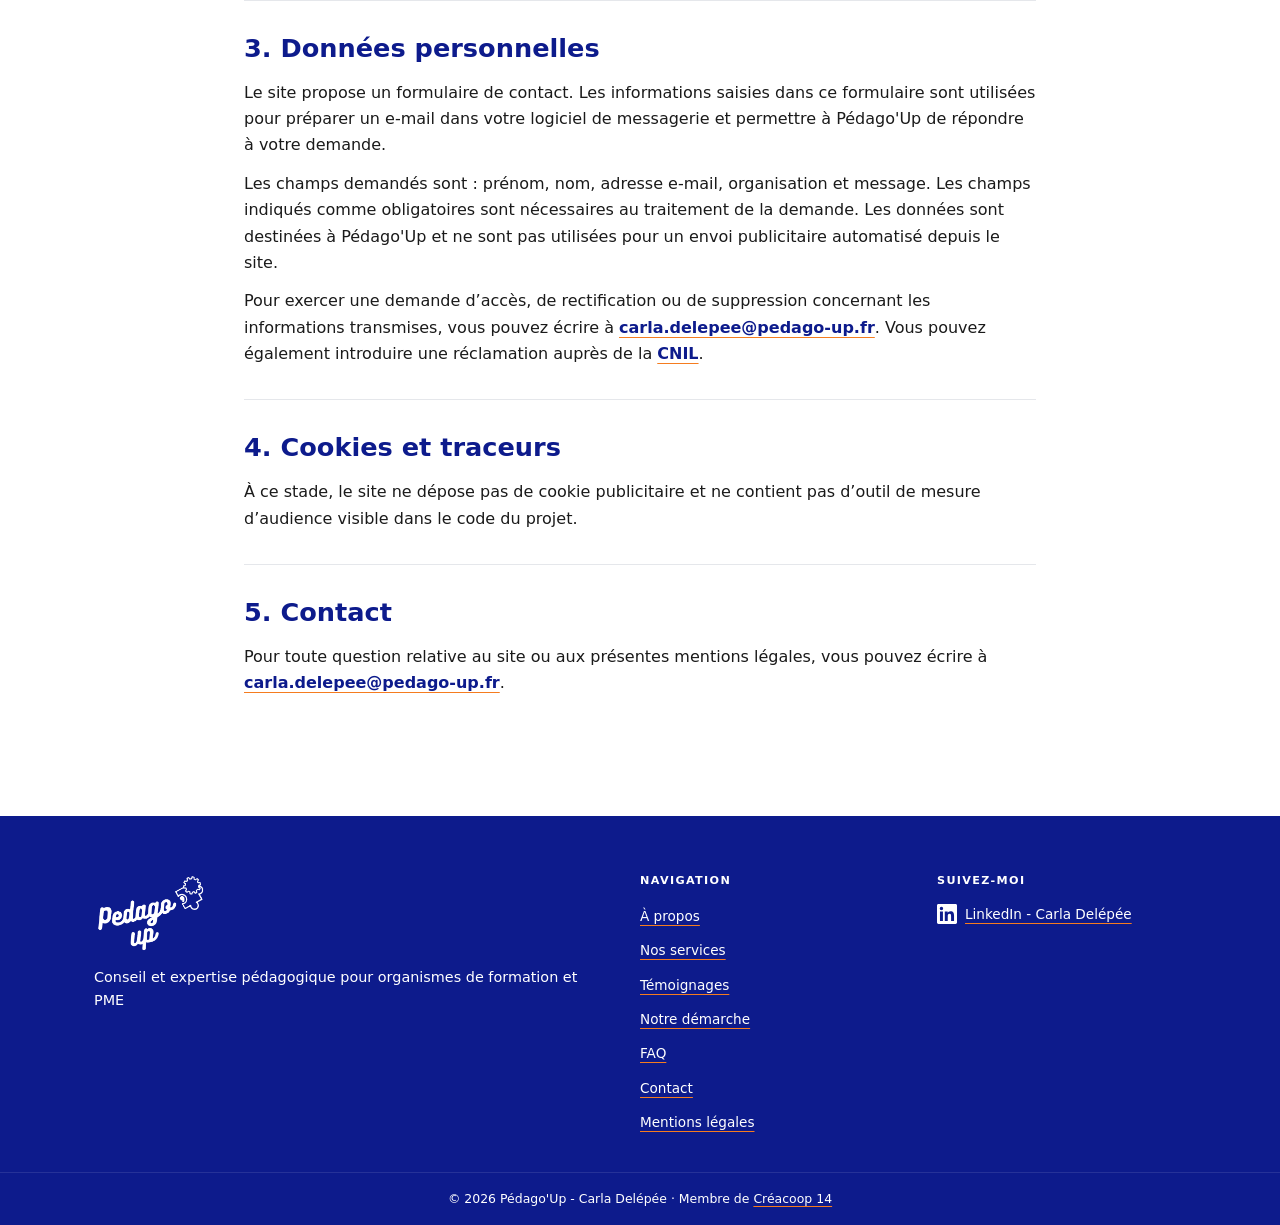
<file: mentions-legales.html>
<!DOCTYPE html>
<html lang="fr-FR">
	<head>
		<meta charset="UTF-8">
		<meta name="viewport" content="width=device-width, initial-scale=1.0">
		<title>Mentions légales - Pédago'Up</title>
		<meta name="description" content="Mentions légales du site Pédago'Up, édité par Carla Delépée.">
		<link rel="stylesheet" href="css/style.css">
	</head>
	<body>

		<a href="#mentions-legales" class="skip-link">Aller au contenu des mentions légales</a>

		<header class="navbar" id="top">
			<div class="navbar__inner container">
				<a href="index.html#top" class="navbar__logo" aria-label="Pédago'Up - Retour à l'accueil">
					<img src="assets/logo_trim.avif" alt="Pédago'Up" class="logo-img" width="420" height="305">
				</a>
				<nav class="navbar__nav" id="nav-menu" aria-label="Navigation principale">
					<ul>
						<li><a href="index.html#presentation">À propos</a></li>
						<li><a href="index.html#solutions">Nos services</a></li>
						<li><a href="index.html#testimonials">Témoignages</a></li>
						<li><a href="index.html#roadmap">Notre démarche</a></li>
						<li><a href="index.html#faq">Foire aux questions</a></li>
					</ul>
				</nav>
				<a href="index.html#contact" class="btn btn--dark navbar__cta">Prendre RDV</a>
				<button class="navbar__burger" id="burger" aria-label="Ouvrir le menu de navigation" aria-expanded="false" aria-controls="nav-menu">
					<span aria-hidden="true"></span>
					<span aria-hidden="true"></span>
					<span aria-hidden="true"></span>
				</button>
			</div>
		</header>

		<main id="contenu-principal" tabindex="-1">
			<section class="legal-hero" id="mentions-legales" aria-labelledby="legal-title">
				<div class="container legal-hero__inner">
					<p class="section-label">Informations légales</p>
					<h1 id="legal-title">Mentions légales</h1>
					<p>Les présentes mentions légales sont fournies conformément à la loi pour la confiance dans l’économie numérique (LCEN) du 21 juin 2004.</p>
					<p class="legal-hero__date">Dernière mise à jour : 2 juillet 2026</p>
				</div>
			</section>

			<section class="legal-content" aria-label="Détail des mentions légales">
				<div class="container legal-content__inner">
					<section class="legal-section" aria-labelledby="legal-editor">
						<h2 id="legal-editor">1. Éditeur du site</h2>
						<p>En vertu de l’article 6 de la loi n° 2004-575 du 21 juin 2004 pour la confiance dans l’économie numérique, il est précisé aux utilisateurs du site <a href="https://pedago-up.fr/">https://pedago-up.fr/</a> l’identité des différents intervenants dans le cadre de sa réalisation et de son suivi.</p>
						<dl class="legal-list">
							<div>
								<dt>Nom commercial</dt>
								<dd>Pédago'Up</dd>
							</div>
							<div>
								<dt>SIRET</dt>
								<dd>50922382200032</dd>
							</div>
							<div>
								<dt>Propriétaire</dt>
								<dd>Carla DELÉPÉE</dd>
							</div>
							<div>
								<dt>Créateurs</dt>
								<dd>
									<ul class="legal-inline-list">
										<li><a href="https://fr.linkedin.com/in/clement-hauguel" target="_blank" rel="noopener noreferrer">Clément Hauguel<span class="sr-only"> (s'ouvre dans un nouvel onglet)</span></a></li>
										<li><a href="https://fr.linkedin.com/in/malik-cheikh" target="_blank" rel="noopener noreferrer">Cheikh Malik<span class="sr-only"> (s'ouvre dans un nouvel onglet)</span></a></li>
										<li><a href="https://www.linkedin.com/in/ianis-le-blay/" target="_blank" rel="noopener noreferrer">Ianis Le Blay<span class="sr-only"> (s'ouvre dans un nouvel onglet)</span></a></li>
									</ul>
								</dd>
							</div>
							<div>
								<dt>Responsable de publication</dt>
								<dd>Carla DELÉPÉE</dd>
							</div>
							<div>
								<dt>Activité</dt>
								<dd>Conseil et expertise en ingénierie pédagogique, e-learning et accompagnement de projets de formation.</dd>
							</div>
							<div>
								<dt>Contact</dt>
								<dd><a href="mailto:carla.delepee@pedago-up.fr">carla.delepee@pedago-up.fr</a></dd>
							</div>
						</dl>
					</section>

					<section class="legal-section" aria-labelledby="legal-property">
						<h2 id="legal-property">2. Propriété intellectuelle</h2>
						<p>Sauf mention contraire, les contenus présents sur ce site, notamment les textes, éléments graphiques, images, code et structure, sont protégés par le droit de la propriété intellectuelle.</p>
						<p>Les visuels utilisés dans la première section de présentation du site et dans la rubrique « Nos services » sont des images générées avec l’assistance de l’intelligence artificielle, via ChatGPT.</p>
						<p>Toute reproduction, représentation, adaptation ou diffusion, totale ou partielle, est interdite sans autorisation préalable.</p>
					</section>

					<section class="legal-section" aria-labelledby="legal-personal-data">
						<h2 id="legal-personal-data">3. Données personnelles</h2>
						<p>Le site propose un formulaire de contact. Les informations saisies dans ce formulaire sont utilisées pour préparer un e-mail dans votre logiciel de messagerie et permettre à Pédago'Up de répondre à votre demande.</p>
						<p>Les champs demandés sont : prénom, nom, adresse e-mail, organisation et message. Les champs indiqués comme obligatoires sont nécessaires au traitement de la demande. Les données sont destinées à Pédago'Up et ne sont pas utilisées pour un envoi publicitaire automatisé depuis le site.</p>
						<p>Pour exercer une demande d’accès, de rectification ou de suppression concernant les informations transmises, vous pouvez écrire à <a href="mailto:carla.delepee@pedago-up.fr">carla.delepee@pedago-up.fr</a>. Vous pouvez également introduire une réclamation auprès de la <a href="https://www.cnil.fr/" target="_blank" rel="noopener noreferrer">CNIL<span class="sr-only"> (s'ouvre dans un nouvel onglet)</span></a>.</p>
					</section>

					<section class="legal-section" aria-labelledby="legal-cookies">
						<h2 id="legal-cookies">4. Cookies et traceurs</h2>
						<p>À ce stade, le site ne dépose pas de cookie publicitaire et ne contient pas d’outil de mesure d’audience visible dans le code du projet.</p>
					</section>

					<section class="legal-section" aria-labelledby="legal-contact">
						<h2 id="legal-contact">5. Contact</h2>
						<p>Pour toute question relative au site ou aux présentes mentions légales, vous pouvez écrire à <a href="mailto:carla.delepee@pedago-up.fr">carla.delepee@pedago-up.fr</a>.</p>
					</section>
				</div>
			</section>
		</main>

		<footer class="footer">
			<div class="container footer__inner">
				<div class="footer__brand">
					<img src="assets/logo_trim.avif" alt="Logo Pédago'Up" class="logo-img logo-img--footer" width="420" height="305">
					<p>Conseil et expertise pédagogique pour organismes de formation et PME</p>
				</div>
				<nav class="footer__nav" aria-label="Navigation secondaire">
					<p class="footer__nav-title">Navigation</p>
					<ul>
						<li><a href="index.html#presentation">À propos</a></li>
						<li><a href="index.html#solutions">Nos services</a></li>
						<li><a href="index.html#testimonials">Témoignages</a></li>
						<li><a href="index.html#roadmap">Notre démarche</a></li>
						<li><a href="index.html#faq" aria-label="Foire au questions">FAQ</a></li>
						<li><a href="index.html#contact">Contact</a></li>
						<li><a href="mentions-legales.html" aria-current="page">Mentions légales</a></li>
					</ul>
				</nav>
				<div class="footer__social">
					<p class="footer__nav-title">Suivez-moi</p>
					<a href="https://www.linkedin.com/in/carla-delépée-b7146a33/" target="_blank" rel="noopener noreferrer" class="social-link">
						<svg viewbox="0 0 24 24" fill="currentColor" aria-hidden="true"><path d="M20.45 20.45h-3.56v-5.57c0-1.33-.03-3.04-1.85-3.04-1.85 0-2.14 1.45-2.14 2.94v5.67H9.35V9h3.41v1.56h.05c.48-.9 1.64-1.85 3.37-1.85 3.6 0 4.27 2.37 4.27 5.46v6.28zM5.34 7.43a2.07 2.07 0 1 1 0-4.14 2.07 2.07 0 0 1 0 4.14zm1.78 13.02H3.56V9h3.56v11.45zM22.22 0H1.77C.79 0 0 .77 0 1.72v20.56C0 23.23.79 24 1.77 24h20.45C23.21 24 24 23.23 24 22.28V1.72C24 .77 23.21 0 22.22 0z"/></svg>
						LinkedIn - Carla Delépée
						<span class="sr-only">(s'ouvre dans un nouvel onglet)</span>
					</a>
				</div>
			</div>
			<div class="footer__bottom">
				<p>© 2026 Pédago'Up - Carla Delépée · Membre de
					<a href="https://creacoop14.fr" target="_blank" rel="noopener noreferrer">Créacoop&nbsp;14<span class="sr-only">
							(s'ouvre dans un nouvel onglet)</span>
					</a>
				</p>
			</div>
		</footer>

		<script src="js/app.js"></script>
	</body>
</html>
</file>
<file: css/style.css>
/* ── Brand tokens ──────────────────────────────────────────── */
:root {
  --blue: #0D1B8C;
  /* Bleu Pédagogique — 13.5:1 sur blanc */
  --blue-mid: #5F6BFF;
  /* Bleu Clair */
  --blue-light: #EEF0FF;
  --orange: #F57C1F;
  /* Orange Énergie — usage décoratif uniquement */
  --orange-deep: #D35400;
  /* Orange Profond — 4.18:1 sur blanc (grands textes) */
  --orange-light: #FFF7F0;
  /* Ivoire Chaud */
  --beige: #F2E8DC;
  /* Beige Doux */
  --dark: #0D1B8C;
  --text: #1A1A1A;
  --grey: #6B7280;
  /* 4.83:1 sur blanc ✓ */
  --muted-text: #1A1A1A;
  --grey-light: #F5F5F7;
  --white: #FFFFFF;
  --border: #E5E7EB;
  --radius: 8px;
  --font-head: system-ui, -apple-system, "Segoe UI", sans-serif;
  --font-body: system-ui, -apple-system, "Segoe UI", Roboto, Arial, sans-serif;
}

/* ── Base reset ───────────────────────────────────────────── */
*,
*::before,
*::after {
  margin: 0;
  padding: 0;
  box-sizing: border-box;
}

html {
  scroll-behavior: auto;
  scroll-padding-top: 96px;
}

body {
  font-family: var(--font-body);
  color: var(--text);
  background: var(--white);
  line-height: 1.65;
  -webkit-font-smoothing: antialiased;
}

img {
  max-width: 100%;
  display: block;
}

a {
  color: inherit;
  text-decoration: none;
}

ul {
  list-style: none;
}

figure {
  margin: 0;
}

button {
  font-family: inherit;
  cursor: pointer;
  border: none;
  background: none;
}

body.menu-open {
  overflow: hidden;
}

#contenu-principal,
section[id],
footer,
#top {
  scroll-margin-top: 96px;
}

#contenu-principal:focus,
section[id]:focus,
footer:focus,
#top:focus {
  outline: none;
}

@media (prefers-reduced-motion: no-preference) {
  html {
    scroll-behavior: smooth;
  }
}

/* ── Accessibilité : lien d'évitement ─────────────────────── */
.skip-link {
  position: absolute;
  top: -100%;
  left: 16px;
  z-index: 9999;
  padding: 12px 20px;
  background: var(--blue);
  color: #fff;
  font-weight: 700;
  border-radius: 0 0 var(--radius) var(--radius);
  text-decoration: none;
  transition: top .15s;
}

.skip-link:focus {
  top: 0;
}

/* ── Accessibilité : texte masqué visuellement ────────────── */
.sr-only {
  position: absolute;
  width: 1px;
  height: 1px;
  padding: 0;
  margin: -1px;
  overflow: hidden;
  clip: rect(0, 0, 0, 0);
  white-space: nowrap;
  border: 0;
}

/* ── Accessibilité : focus visible ────────────────────────── */
:focus-visible {
  outline: 3px solid var(--orange-deep);
  outline-offset: 3px;
  border-radius: 3px;
}

.btn:focus-visible {
  outline-offset: 4px;
}

.faq__question:focus-visible {
  outline-offset: 2px;
}

.dot:focus-visible {
  outline-offset: 3px;
}

/* ── Container ────────────────────────────────────────────── */
.container {
  width: 100%;
  max-width: 1140px;
  margin: 0 auto;
  padding: 0 24px;
}

/* ── Typography ───────────────────────────────────────────── */
h1,
h2,
h3 {
  font-family: var(--font-head);
  line-height: 1.2;
  color: var(--blue);
}

h1 {
  font-size: clamp(2rem, 4.5vw, 3rem);
  font-weight: 800;
}

h2 {
  font-size: clamp(1.5rem, 3vw, 2.2rem);
  font-weight: 700;
}

h3 {
  font-size: 1.05rem;
  font-weight: 700;
}

.section-label {
  font-size: .7rem;
  font-weight: 700;
  letter-spacing: .16em;
  text-transform: uppercase;
  color: var(--blue);
  /* Contraste 13.5:1 ✓ (était orange = 2.7:1 ✗) */
  margin-bottom: 8px;
}

.section-label--center {
  text-align: center;
}

.section-title {
  text-align: center;
  margin-bottom: 48px;
}

.section-sub {
  text-align: center;
  color: var(--muted-text);
  margin-bottom: 48px;
}

/* ── Buttons ──────────────────────────────────────────────── */
.btn {
  display: inline-flex;
  align-items: center;
  gap: 8px;
  padding: 13px 28px;
  border-radius: 40px;
  font-family: var(--font-head);
  font-weight: 700;
  font-size: .95rem;
  transition: background .18s, color .18s, border-color .18s;
}

.btn--primary {
  background: var(--blue);
  color: #fff;
}

/* 13.5:1 ✓ */
.btn--primary:hover {
  background: #0a1570;
}

.btn--dark {
  background: var(--blue);
  color: #fff;
}

.btn--dark:hover {
  background: #0a1570;
}

.btn--outline {
  border: 2px solid var(--blue);
  color: var(--blue);
  background: transparent;
}

.btn--outline:hover {
  background: var(--blue);
  color: #fff;
}

/* ── Logo ─────────────────────────────────────────────────── */
.logo-img {
  height: 78px;
  width: auto;
  display: block;
}

.logo-img--footer {
  height: 82px;
  filter: brightness(0) invert(1);
  opacity: 1;
}

/* ═══════════════════════════════════════ 01 NAVBAR ══════════ */
.navbar {
  position: sticky;
  top: 0;
  z-index: 100;
  background: #fff;
  border-bottom: 1px solid var(--border);
}

.navbar__inner {
  display: flex;
  align-items: center;
  gap: 32px;
  height: 88px;
}

.navbar__logo {
  display: flex;
  align-items: center;
  flex-shrink: 0;
}

.navbar__nav {
  display: flex;
  align-items: center;
  margin-left: auto;
}

.navbar__nav ul {
  display: flex;
  align-items: center;
  gap: 28px;
  list-style: none;
}

.navbar__nav a {
  font-size: .9rem;
  font-weight: 600;
  color: var(--text);
  text-underline-offset: 5px;
  transition: color .18s, text-decoration-color .18s;
}

.navbar__nav a:hover {
  color: var(--blue);
}

.navbar__nav a.is-active,
.navbar__nav a[aria-current="true"] {
  color: var(--blue);
  text-decoration: underline;
  text-decoration-thickness: 2px;
}

.navbar__cta {
  margin-left: 16px;
  padding: 10px 22px;
  font-size: .88rem;
}

.navbar__burger {
  display: none;
  flex-direction: column;
  gap: 5px;
  padding: 4px;
  margin-left: auto;
}

.navbar__burger span {
  display: block;
  width: 22px;
  height: 2px;
  background: var(--blue);
  border-radius: 2px;
  transition: .25s;
}

/* ═══════════════════════════════════════ 02 HERO ════════════ */
.hero {
  background: var(--orange-light);
  border-bottom: 1px solid var(--beige);
  padding: 72px 0 60px;
}

.hero__inner {
  display: grid;
  grid-template-columns: 1fr 1fr;
  gap: 56px;
  align-items: center;
}

.badge {
  display: inline-block;
  padding: 5px 14px;
  border: 1.5px solid var(--beige);
  border-radius: 40px;
  font-size: .78rem;
  font-weight: 600;
  color: var(--muted-text);
  margin-bottom: 18px;
}

.hero__title {
  margin-bottom: 16px;
}

/* display:block remplace les <br> supprimés */
.hero__title em {
  font-style: italic;
  color: var(--blue-mid);
  display: block;
}

.hero__title .accent {
  color: var(--orange-deep);
  display: block;
}

/* 4.18:1 ✓ */
.hero__sub {
  color: var(--muted-text);
  margin-bottom: 28px;
  font-size: 1rem;
}

.hero__ctas {
  display: flex;
  gap: 12px;
  flex-wrap: wrap;
}

.hero__visual {
  display: flex;
  justify-content: center;
}

.hero-portrait {
  width: min(100%, 380px);
  aspect-ratio: 1;
  border-radius: 50%;
  background: var(--white);
  box-shadow: 0 18px 40px rgba(13, 27, 140, .16);
  overflow: hidden;
}

.hero-portrait img {
  width: 100%;
  height: 100%;
  object-fit: cover;
  display: block;
}

/* ═══════════════════════════════════════ 03 PRÉSENTATION ════ */
.presentation {
  padding: 88px 0;
}

.presentation__inner {
  display: grid;
  grid-template-columns: 320px 1fr;
  gap: 64px;
  align-items: center;
}

.photo-frame {
  border-radius: 50%;
  overflow: hidden;
  aspect-ratio: 1;
  background: transparent;
  border: 0;
}

.photo-frame img {
  width: 100%;
  height: 100%;
  object-fit: cover;
  border-radius: inherit;
}

.photo-placeholder {
  width: 100%;
  height: 100%;
  display: flex;
  flex-direction: column;
  align-items: center;
  justify-content: center;
  gap: 12px;
  color: var(--blue);
  /* Contraste 13.5:1 ✓ */
  font-family: var(--font-head);
  font-size: 1rem;
  font-weight: 700;
}

.photo-placeholder svg {
  width: 110px;
  opacity: .45;
}

.presentation__text {
  display: flex;
  flex-direction: column;
  gap: 14px;
}

.presentation__text h2 {
  margin-bottom: 4px;
}

.presentation__text p {
  color: var(--text);
}

.presentation__text .btn {
  margin-top: 6px;
  align-self: flex-start;
}

/* ═══════════════════════════════════════ 04 SOLUTIONS ═══════ */
.solutions {
  padding: 88px 0;
  background: var(--grey-light);
}

.solutions__grid {
  display: grid;
  grid-template-columns: repeat(4, 1fr);
  gap: 16px;
}

.solutions__sub {
  max-width: 760px;
  margin: 36px auto 0;
  font-size: clamp(1.1rem, 2vw, 1.35rem);
  font-weight: 700;
  color: var(--text);
}

.solution-card {
  background: var(--white);
  border: 1.5px solid var(--border);
  border-radius: var(--radius);
  padding: 24px 20px;
  display: flex;
  flex-direction: column;
  gap: 10px;
  scroll-margin-top: 96px;
  transition: background .18s, border-color .18s, color .18s, box-shadow .18s;
}



.solution-card:focus-visible {
  outline: 3px solid var(--orange-deep);
  outline-offset: 4px;
}

.solution-card__icon {
  width: 48px;
  height: 48px;
  border-radius: 8px;
  background: var(--blue);
  color: #fff;
  display: flex;
  align-items: center;
  justify-content: center;
  transition: background .18s;
}

.solution-card__icon--image {
  width: 100%;
  height: 148px;
  padding: 0;
  background: #fff;
  overflow: hidden;
}

.solution-card__icon--image img {
  width: 100%;
  height: 100%;
  object-fit: contain;
}

.solution-card__icon svg {
  width: 30px;
  height: 30px;
}

.solution-card__icon svg path,
.solution-card__icon svg circle,
.solution-card__icon svg rect {
  stroke: currentColor;
}

.solution-card h3 {
  font-size: 1rem;
  transition: color .18s;
}

.solution-card__tagline {
  font-size: .82rem;
  font-style: italic;
  color: var(--blue);
  /* Contraste 13.5:1 ✓ (était orange = 2.7:1 ✗) */
  font-weight: 600;
  transition: color .18s;
}

.solution-card ul {
  display: flex;
  flex-direction: column;
  gap: 5px;
  margin-top: 2px;
}

.solution-card li {
  font-size: .85rem;
  color: var(--text);
  padding-left: 14px;
  position: relative;
  transition: color .18s;
}

.solution-card li::before {
  content: '';
  position: absolute;
  left: 0;
  top: 9px;
  width: 5px;
  height: 5px;
  border-radius: 50%;
  background: var(--orange);
  transition: background .18s;
}


/* ════════════════════════════════════ 05 TÉMOIGNAGES ════════ */
.testimonials {
  padding: 88px 0;
  text-align: center;
}

.testimonial-slider {
  position: relative;
  overflow: hidden;
}

.testimonial-slide {
  display: flex;
  flex-direction: column;
  position: absolute;
  top: 50%;
  left: 0;
  width: 100%;
  display: flex;
  align-items: center;
  justify-content: center;
  opacity: 0;
  transform: translateX(100%) translateY(-50%);
  pointer-events: none;
  transition: opacity .45s ease, transform .45s ease;
}

.testimonial-slide.active {
  opacity: 1;
  transform: translateX(0) translateY(-50%);
  pointer-events: auto;
}

.testimonial-slide.is-exiting {
  opacity: 0;
  transform: translateX(-100%) translateY(-50%);
}

@media (prefers-reduced-motion: reduce) {
  .testimonial-slide {
    transition: none;
  }
}

blockquote {
  max-width: 660px;
  margin: 0 auto;
}

.testimonial__quote-mark--open,
.testimonial__quote-mark--close {
  font-family: var(--font-head);
  font-size: 3rem;
  line-height: 0;
  color: var(--orange);
  display: inline;
  vertical-align: -0.3em;
  margin-left: 4px;
}

.testimonial__quote-mark--open {
  margin-right: 4px;
}

.testimonial-nav {
  display: flex;
  align-items: center;
  gap: 12px;
}

.testimonial-nav .testimonial-slider {
  flex: 1;
  min-width: 0;
}

.testimonial-arrow {
  flex-shrink: 0;
  width: 44px;
  height: 44px;
  border-radius: 50%;
  border: 2px solid var(--orange);
  background: transparent;
  color: var(--orange);
  display: flex;
  align-items: center;
  justify-content: center;
  cursor: pointer;
  transition: background .18s, color .18s;
  z-index: 1;
}

.testimonial-arrow:hover {
  background: var(--orange);
  color: #fff;
}

.testimonial-arrow:focus-visible {
  outline: 3px solid var(--orange);
  outline-offset: 3px;
}

blockquote p {
  font-size: 1.05rem;
  color: var(--text);
  margin-bottom: 20px;
  line-height: 1.7;
}

figcaption {
  display: flex;
  align-items: center;
  justify-content: center;
  gap: 12px;
  margin-top: 20px;
}

figcaption cite {
  display: block;
  font-weight: 700;
  font-style: normal;
  color: var(--blue);
}

figcaption span {
  font-size: .82rem;
  color: var(--text);
}

.testimonial-dots {
  display: flex;
  justify-content: center;
  gap: 4px;
  margin-top: 24px;
}

.dot {
  width: 44px;
  height: 44px;
  border-radius: 50%;
  display: inline-flex;
  align-items: center;
  justify-content: center;
  background: transparent;
  transition: background .18s;
}

.dot::before {
  content: '';
  width: 10px;
  height: 10px;
  border-radius: 50%;
  background: var(--grey);
}

.dot.active::before {
  background: var(--orange);
}

.testimonial-toggle {
  display: inline-flex;
  align-items: center;
  min-height: 44px;
  margin-top: 10px;
  padding: 8px 12px;
  border-radius: var(--radius);
  color: var(--blue);
  font-weight: 700;
  text-decoration: underline;
  text-underline-offset: 4px;
}

.testimonial-toggle:hover {
  color: #0a1570;
}

.testimonial-toggle:disabled {
  color: var(--text);
  cursor: not-allowed;
}

/* ═════════════════════════════════════════ 06 ROADMAP ═══════ */
.roadmap {
  padding: 88px 0 100px;
  background: var(--orange-light);
}

.roadmap__track {
  position: relative;
  height: 440px;
  max-width: 1120px;
  margin: 0 auto;
}

.roadmap__wave {
  position: absolute;
  inset: 0;
  width: 100%;
  height: 100%;
  pointer-events: none;
}

/* ol remplace les divs, positionné en absolu pour conserver le layout */
.roadmap__steps {
  position: absolute;
  inset: 0;
  list-style: none;
  padding: 0;
  margin: 0;
}

.roadmap__step {
  position: absolute;
  transform: translateX(-50%);
  display: flex;
  flex-direction: column;
  align-items: center;
  width: 170px;
  text-align: center;
  scroll-margin-top: 120px;
  z-index: 1;
}

.roadmap__step:hover,
.roadmap__step:focus-visible,
.roadmap__step:focus-within {
  z-index: 3;
}

.roadmap__popover {
  position: absolute;
  left: 50%;
  width: min(260px, 72vw);
  padding: 14px 16px;
  border-radius: 18px;
  background: rgba(255, 255, 255, .96);
  border: 1px solid rgba(211, 84, 0, .18);
  box-shadow: 0 12px 28px rgba(13, 27, 140, .12);
  color: var(--text);
  font-size: .8rem;
  line-height: 1.5;
  text-align: left;
  opacity: 0;
  visibility: hidden;
  pointer-events: none;
  transition: opacity .22s ease, transform .22s ease, visibility .22s ease;
  z-index: 4;
}

.roadmap__popover::after {
  content: '';
  position: absolute;
  left: 50%;
  width: 14px;
  height: 14px;
  background: rgba(255, 255, 255, .96);
  border-left: 1px solid rgba(211, 84, 0, .18);
  border-top: 1px solid rgba(211, 84, 0, .18);
}

.roadmap__step:nth-child(1) .roadmap__popover,
.roadmap__step:nth-child(3) .roadmap__popover,
.roadmap__step:nth-child(5) .roadmap__popover {
  bottom: calc(100% + 16px);
  transform: translate(-50%, 10px);
}

.roadmap__step:nth-child(1) .roadmap__popover::after,
.roadmap__step:nth-child(3) .roadmap__popover::after,
.roadmap__step:nth-child(5) .roadmap__popover::after {
  bottom: -7px;
  transform: translateX(-50%) rotate(225deg);
}

.roadmap__step:nth-child(2) .roadmap__popover,
.roadmap__step:nth-child(4) .roadmap__popover {
  top: calc(100% + 16px);
  transform: translate(-50%, -10px);
}

.roadmap__step:nth-child(2) .roadmap__popover::after,
.roadmap__step:nth-child(4) .roadmap__popover::after {
  top: -7px;
  transform: translateX(-50%) rotate(45deg);
}

.roadmap__step:not(.is-popover-dismissed):hover .roadmap__popover,
.roadmap__step:not(.is-popover-dismissed):focus-visible .roadmap__popover,
.roadmap__step:not(.is-popover-dismissed):focus-within .roadmap__popover {
  opacity: 1;
  visibility: visible;
  pointer-events: auto;
  transform: translate(-50%, 0);
}

.step-icon {
  width: 68px;
  height: 68px;
  border-radius: 50%;
  border: 2px dashed var(--orange-deep);
  /* 4.18:1 ✓ (était orange = 2.7:1 ✗) */
  background: var(--white);
  display: flex;
  align-items: center;
  justify-content: center;
  flex-shrink: 0;
  position: relative;
  z-index: 2;
}

.step-icon svg {
  width: 32px;
  height: 32px;
}

.step-body {
  display: flex;
  flex-direction: column;
  align-items: center;
  gap: 2px;
}

.step-num {
  font-family: var(--font-head);
  font-size: 2rem;
  font-weight: 800;
  color: var(--orange-deep);
  /* 4.18:1 sur blanc ✓ (était orange = 2.7:1 ✗) */
  line-height: 1;
  margin-top: 8px;
}

.step-title {
  font-family: var(--font-head);
  font-size: .85rem;
  font-weight: 700;
  color: var(--blue);
  line-height: 1.3;
  margin-bottom: 3px;
}

.step-desc {
  font-size: .75rem;
  color: var(--text);
  line-height: 1.4;
}

.roadmap__cta {
  text-align: center;
  margin-top: 44px;
}

/* ═══════════════════════════════════════ 07 NETWORKS ═══════ */
.networks {
  padding: 76px 0;
  background: var(--white);
  border-top: 1px solid var(--border);
  border-bottom: 1px solid var(--border);
}

.networks__inner {
  position: relative;
  text-align: center;
}

.networks__header {
  max-width: 760px;
  margin: 0 auto 28px;
}

.networks__carousel {
  display: flex;
  align-items: center;
  gap: 12px;
}

.networks__viewport {
  position: relative;
  flex: 1;
  min-width: 0;
  overflow: hidden;
  min-height: 330px;
}

.networks__list {
  position: relative;
  list-style: none;
  margin: 0;
  padding: 0;
}

.network-card {
  position: absolute;
  inset: 0;
  opacity: 0;
  visibility: hidden;
  pointer-events: none;
  transform: translateY(10px);
  transition: opacity .35s ease, transform .35s ease, visibility .35s ease;
}

.network-card.active {
  position: relative;
  opacity: 1;
  visibility: visible;
  pointer-events: auto;
  transform: translateY(0);
}

.network-card a,
.network-card__static {
  width: min(520px, 100%);
  min-height: 320px;
  margin: 0 auto;
  display: flex;
  flex-direction: column;
  gap: 18px;
  padding: 24px;
  border: 1.5px solid var(--border);
  border-radius: var(--radius);
  background: var(--orange-light);
  color: var(--text);
  transition: border-color .18s, background .18s, box-shadow .18s;
}

.network-card a:hover,
.network-card a:focus-visible {
  background: var(--white);
  border-color: var(--orange-deep);
  box-shadow: 0 14px 28px rgba(13, 27, 140, .1);
}

.network-card__static {
  cursor: default;
}

.network-card__logo {
  height: 92px;
  display: flex;
  align-items: center;
  justify-content: center;
  border-radius: var(--radius);
  background: var(--white);
  padding: 12px;
}

.network-card__logo--dark {
  background: #1C1642;
}

.network-card__logo img {
  max-width: 100%;
  max-height: 68px;
  object-fit: contain;
}

.network-card__content {
  display: flex;
  flex-direction: column;
  gap: 6px;
  text-align: left;
}

.network-card__role {
  font-size: .78rem;
  font-weight: 800;
  text-transform: uppercase;
  color: var(--orange-deep);
}

.network-card__name {
  font-family: var(--font-head);
  font-size: 1.2rem;
  font-weight: 800;
  line-height: 1.2;
  color: var(--blue);
}

.network-card__desc {
  font-size: .92rem;
  line-height: 1.5;
}

.networks__dots {
  margin-top: 22px;
}

.networks__toggle {
  width: fit-content;
  margin: 10px auto 0;
}

.networks__list--grid {
  position: static;
  display: grid;
  grid-template-columns: repeat(3, minmax(0, 1fr));
  gap: 20px;
}

.networks--grid .network-card,
.networks--grid .network-card.active {
  position: relative;
  inset: auto;
  opacity: 1;
  visibility: visible;
  pointer-events: auto;
  transform: none;
  transition: none;
}

.networks--grid .network-card a {
  width: 100%;
  height: 100%;
  min-height: 280px;
}

.trusted {
  background: var(--grey-light);
  border-top: 0;
}

/* ═══════════════════════════════════════════ 08 FAQ ════════ */
.faq {
  padding: 88px 0;
  background: var(--white);
}

.faq__inner {
  max-width: 740px;
}

.faq__inner h2 {
  margin-bottom: 36px;
}

.faq__list {
  display: flex;
  flex-direction: column;
}

.faq__item {
  border-bottom: 1.5px solid var(--border);
}

.faq__question {
  display: flex;
  justify-content: space-between;
  align-items: center;
  gap: 16px;
  width: 100%;
  padding: 18px 0;
  text-align: left;
  font-size: .95rem;
  font-weight: 600;
  color: var(--text);
  transition: color .18s;
  cursor: pointer;
  list-style: none;
}

.faq__question::-webkit-details-marker {
  display: none;
}

.faq__question:hover,
.faq__item[open] .faq__question {
  color: var(--blue);
}

/* 13.5:1 ✓ */
.faq__icon {
  width: 22px;
  height: 22px;
  border: 1.5px solid var(--grey);
  /* 4.83:1 ✓ (était #E5E7EB = 1.2:1 ✗) */
  border-radius: 4px;
  position: relative;
  flex-shrink: 0;
  transition: background .18s, border-color .18s;
}

.faq__icon::before,
.faq__icon::after {
  content: '';
  position: absolute;
  background: var(--grey);
  border-radius: 2px;
  top: 50%;
  left: 50%;
  transform: translate(-50%, -50%);
  transition: opacity .18s, background .18s;
}

.faq__icon::before {
  width: 10px;
  height: 1.5px;
}

.faq__icon::after {
  width: 1.5px;
  height: 10px;
}

.faq__item[open] .faq__icon {
  background: var(--blue);
  border-color: var(--blue);
}

.faq__item[open] .faq__icon::before,
.faq__item[open] .faq__icon::after {
  background: #fff;
}

.faq__item[open] .faq__icon::after {
  opacity: 0;
}

.faq__answer {
  padding: 0 0 18px;
}

.faq__answer p {
  color: var(--text);
  font-size: .93rem;
}

.faq__answer p + p {
  margin-top: 8px;
}

/* ══════════════════════════════════════ 08 CONTACT ══════════ */
.contact {
  padding: 88px 0;
  background: var(--grey-light);
}

.contact__inner {
  display: grid;
  grid-template-columns: 3fr 2fr;
  gap: 64px;
  align-items: start;
}

.contact__form-col h2 {
  margin-bottom: 6px;
}

.contact__sub {
  color: var(--muted-text);
  margin-bottom: 24px;
}

.form {
  display: flex;
  flex-direction: column;
  gap: 14px;
}

.form__required-note {
  color: var(--muted-text);
  font-size: .88rem;
  margin-bottom: 2px;
}

.form__status {
  min-height: 1.3em;
  color: var(--blue);
  font-size: .9rem;
  font-weight: 700;
}

.form__row {
  display: grid;
  grid-template-columns: 1fr 1fr;
  gap: 14px;
}

.form__field {
  display: flex;
  flex-direction: column;
  gap: 5px;
}

.form__field label {
  font-size: .85rem;
  font-weight: 700;
  color: var(--text);
}

.form__field input,
.form__field textarea {
  padding: 11px 14px;
  border: 1.5px solid var(--grey);
  /* 4.83:1 ✓ (était #E5E7EB = 1.2:1 ✗) */
  border-radius: var(--radius);
  font-family: var(--font-body);
  font-size: .93rem;
  color: var(--text);
  background: var(--white);
  transition: border-color .18s;
  resize: vertical;
}

.form__field input:focus,
.form__field textarea:focus {
  outline: 3px solid var(--orange-deep);
  outline-offset: 2px;
  border-color: var(--orange-deep);
}

.form__field input[aria-invalid="true"],
.form__field textarea[aria-invalid="true"] {
  border-color: #B42318;
}

.form__error {
  min-height: 1.3em;
  color: #B42318;
  font-size: .85rem;
  font-weight: 700;
  line-height: 1.35;
}

.form .btn {
  align-self: flex-start;
  margin-top: 4px;
}

.contact__info-col {
  display: flex;
  flex-direction: column;
  gap: 20px;
  padding-top: 60px;
}

.contact__info-label {
  font-size: .7rem;
  font-weight: 700;
  letter-spacing: .12em;
  text-transform: uppercase;
  color: var(--muted-text);
  margin-bottom: 3px;
}

.contact__info-block a {
  font-size: .95rem;
  font-weight: 600;
  color: var(--blue);
  /* 13.5:1 ✓ (était orange = 2.7:1 ✗) */
  transition: color .18s;
  text-decoration: underline;
}

.contact__info-block a:hover {
  color: #0a1570;
}

.contact__collab {
  background: var(--white);
  border: 1.5px solid var(--border);
  border-left: 4px solid var(--orange);
  border-radius: var(--radius);
  padding: 20px;
  margin-top: 6px;
}

.contact__collab-title {
  font-weight: 700;
  font-family: var(--font-head);
  color: var(--blue);
  /* 13.5:1 ✓ (était orange = 2.7:1 ✗) */
  margin-bottom: 12px;
  font-size: .9rem;
}

.contact__collab li {
  font-size: .875rem;
  color: var(--text);
  padding: 5px 0 5px 16px;
  position: relative;
  border-bottom: 1px solid var(--border);
}

.contact__collab li:last-child {
  border-bottom: none;
}

.contact__collab li::before {
  content: '→';
  position: absolute;
  left: 0;
  color: var(--blue);
  font-size: .82rem;
  /* 13.5:1 ✓ (était orange ✗) */
}

/* ══════════════════════════════════════ 09 FOOTER ═══════════ */
.footer {
  background: var(--blue);
  color: #FFFFFF;
}

.footer__inner {
  display: grid;
  grid-template-columns: 2fr 1fr 1fr;
  gap: 48px;
  padding: 56px 24px 36px;
  max-width: 1140px;
  margin: 0 auto;
}

.footer__brand p {
  font-size: .9rem;
  margin-top: 12px;
  color: #FFFFFF;
  line-height: 1.6;
}

.footer__nav,
.footer__social,
.footer__quality {
  display: flex;
  flex-direction: column;
  gap: 8px;
}

.footer__quality p {
  font-size: .85rem;
  line-height: 1.6;
  color: #FFFFFF;
}

.footer__brand .footer__quality {
  margin-top: 18px;
}

.footer__nav-title {
  font-size: .7rem;
  font-weight: 700;
  letter-spacing: .12em;
  text-transform: uppercase;
  color: #FFFFFF;
  margin-bottom: 4px;
}

.footer__nav ul {
  list-style: none;
  display: flex;
  flex-direction: column;
  gap: 8px;
}

.footer__nav a,
.footer__social a {
  color: #FFFFFF;
  font-size: .85rem;
  text-decoration: underline;
  text-decoration-color: var(--orange);
  text-underline-offset: 4px;
  transition: color .18s, text-decoration-color .18s;
}

.footer__nav a:hover,
.footer__social a:hover {
  color: #FFFFFF;
}

.social-link {
  display: flex;
  align-items: center;
  gap: 8px;
}

.social-link svg {
  width: 20px;
  height: 20px;
  fill: currentColor;
}

.footer__bottom {
  border-top: 1px solid rgba(255, 255, 255, .1);
  padding: 16px 24px;
  text-align: center;
  color: #FFFFFF;
  font-size: .78rem;
}

.footer__bottom a {
  color: #FFFFFF;
  text-decoration: underline;
  text-decoration-color: var(--orange);
  text-underline-offset: 3px;
}

/* ══════════════════════════════════════ PAGE MENTIONS LÉGALES */
.legal-hero {
  padding: 88px 0 56px;
  background: var(--blue-light);
}

.legal-hero__inner {
  max-width: 840px;
}

.legal-hero h1 {
  margin-bottom: 18px;
}

.legal-hero p {
  max-width: 720px;
  color: var(--muted-text);
}

.legal-hero__date {
  margin-top: 18px;
  font-size: .9rem;
  font-weight: 700;
  color: var(--blue);
}

.legal-content {
  padding: 72px 0 88px;
}

.legal-content__inner {
  max-width: 840px;
}

.legal-section {
  padding: 32px 0;
  border-top: 1px solid var(--border);
}

.legal-section:first-child {
  padding-top: 0;
  border-top: 0;
}

.legal-section h2 {
  margin-bottom: 16px;
  font-size: clamp(1.25rem, 2vw, 1.65rem);
}

.legal-section p + p {
  margin-top: 12px;
}

.legal-section a {
  color: var(--blue);
  font-weight: 700;
  text-decoration: underline;
  text-decoration-color: var(--orange);
  text-underline-offset: 4px;
}

.legal-list {
  display: grid;
  gap: 16px;
  margin-top: 18px;
}

.legal-list div {
  display: grid;
  grid-template-columns: minmax(160px, 220px) 1fr;
  gap: 16px;
  padding: 16px 0;
  border-top: 1px solid var(--border);
}

.legal-list div:first-child {
  border-top: 0;
}

.legal-list dt {
  font-weight: 800;
  color: var(--blue);
}

.legal-list dd {
  color: var(--text);
}

.legal-inline-list {
  display: grid;
  gap: 6px;
}

/* ══════════════════════════════════════ RESPONSIVE ══════════ */
@media (max-width: 1024px) {
  .solutions__grid {
    grid-template-columns: repeat(2, 1fr);
  }

  .networks__list--grid {
    grid-template-columns: repeat(2, minmax(0, 1fr));
  }

  /* Roadmap : liste verticale sur tablette */
  .roadmap__track {
    height: auto;
  }

  .roadmap__wave {
    display: none;
  }

  .roadmap__steps {
    position: static;
    display: flex;
    flex-direction: column;
  }

  .roadmap__step {
    position: static;
    transform: none;
    flex-direction: row;
    text-align: left;
    width: 100%;
    gap: 20px;
    padding: 20px 0;
    border-bottom: 1.5px dashed var(--beige);
    align-items: flex-start;
  }

  .roadmap__popover {
    left: 88px;
    width: min(420px, calc(100vw - 128px));
  }

  .roadmap__step:nth-child(1) .roadmap__popover,
  .roadmap__step:nth-child(2) .roadmap__popover,
  .roadmap__step:nth-child(3) .roadmap__popover,
  .roadmap__step:nth-child(4) .roadmap__popover,
  .roadmap__step:nth-child(5) .roadmap__popover {
    top: calc(100% + 12px);
    bottom: auto;
    transform: translate(-16px, -10px);
  }

  .roadmap__step:nth-child(1) .roadmap__popover::after,
  .roadmap__step:nth-child(2) .roadmap__popover::after,
  .roadmap__step:nth-child(3) .roadmap__popover::after,
  .roadmap__step:nth-child(4) .roadmap__popover::after,
  .roadmap__step:nth-child(5) .roadmap__popover::after {
    top: -7px;
    bottom: auto;
    transform: translateX(-50%) rotate(45deg);
  }

  .roadmap__step:not(.is-popover-dismissed):hover .roadmap__popover,
  .roadmap__step:not(.is-popover-dismissed):focus-visible .roadmap__popover,
  .roadmap__step:not(.is-popover-dismissed):focus-within .roadmap__popover {
    transform: translate(-16px, 0);
  }

  .step-body {
    align-items: flex-start;
  }

  .footer__inner {
    grid-template-columns: 1fr 1fr;
  }
}

@media (max-width: 768px) {

  .navbar__nav,
  .navbar__cta {
    display: none;
  }

  .navbar__burger {
    display: flex;
  }

  .navbar__nav.open {
    display: flex;
    flex-direction: column;
    position: fixed;
    inset: 88px 0 0 0;
    background: #fff;
    align-items: center;
    justify-content: center;
    z-index: 99;
  }

  .navbar__nav.open ul {
    display: flex;
    flex-direction: column;
    align-items: center;
    gap: 28px;
  }

  .hero__inner {
    grid-template-columns: 1fr;
  }

  .hero__visual {
    order: -1;
  }

  .hero__content {
    order: 1;
  }

  .hero__visual {
    display: flex;
  }

  .hero-portrait {
    width: min(100%, 300px);
    margin: 16px auto 0;
  }

  .presentation__inner {
    grid-template-columns: 1fr;
  }

  .photo-frame {
    max-width: 260px;
    margin: 0 auto;
  }

  .solutions__grid {
    grid-template-columns: 1fr;
  }

  .networks__list--grid {
    grid-template-columns: 1fr;
  }

  .networks {
    padding: 64px 0 40px;
  }

  .networks__carousel {
    gap: 8px;
  }

  .networks__viewport {
    min-height: 350px;
  }

  .network-card a {
    padding: 20px;
  }

  .contact__inner {
    grid-template-columns: 1fr;
  }

  .contact__info-col {
    padding-top: 0;
  }

  .form__row {
    grid-template-columns: 1fr;
  }

  .footer__inner {
    grid-template-columns: 1fr;
    gap: 24px;
  }

  .legal-hero {
    padding: 64px 0 40px;
  }

  .legal-content {
    padding: 48px 0 64px;
  }

  .legal-list div {
    grid-template-columns: 1fr;
    gap: 4px;
  }
}

@media (prefers-reduced-motion: reduce) {

  *,
  *::before,
  *::after {
    scroll-behavior: auto !important;
    transition-duration: .01ms !important;
    animation-duration: .01ms !important;
    animation-iteration-count: 1 !important;
  }
}
</file>
